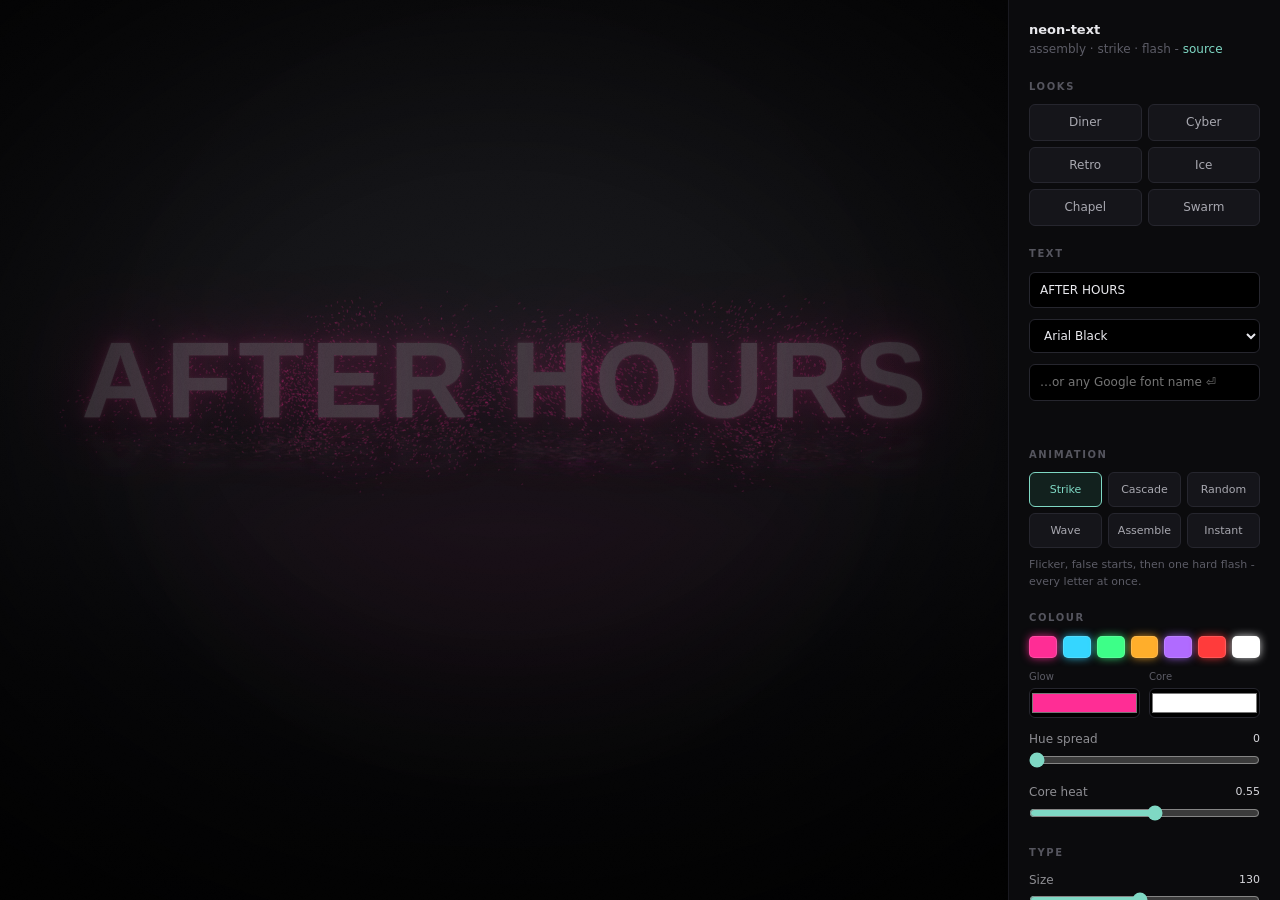
<file: index.html>
<!doctype html>
<meta charset="utf-8">
<title>neon-text - playground</title>
<meta name="viewport" content="width=device-width,initial-scale=1">
<meta name="description" content="A neon sign that assembles, strikes and burns, built from a particle field.">
<!-- inline so the page stays asset-free and the console stays silent; a missing
     favicon is a 404 in every visitor's devtools -->
<link rel="icon" href="data:image/svg+xml,%3Csvg xmlns='http://www.w3.org/2000/svg' viewBox='0 0 32 32'%3E%3Crect width='32' height='32' rx='7' fill='%23070708'/%3E%3Ctext x='16' y='23' font-family='Arial Black,sans-serif' font-size='20' text-anchor='middle' fill='%23ff2d95'%3EN%3C/text%3E%3C/svg%3E">
<link rel="stylesheet" href="src/neon.css">
<style>
  * { box-sizing:border-box; }
  body { margin:0; background:#040405; color:#8e8e93; display:flex; min-height:100vh;
         overflow:hidden; font:12px/1.55 ui-sans-serif,system-ui,-apple-system,"Segoe UI",sans-serif; }
  #hold { flex:1; height:100vh; display:flex; align-items:center; justify-content:center;
          background:#020203; overflow:hidden; }
  #stage { width:100%; height:100%; }
  body.framed #stage { box-shadow:0 24px 80px -20px #000, 0 0 0 1px #121216; border-radius:3px; }
  body.solo #panel { display:none; }

  #panel { width:272px; flex:none; height:100vh; overflow-y:auto; padding:20px 20px 28px;
           background:#0b0b0d; border-left:1px solid #191920;
           scrollbar-width:thin; scrollbar-color:#26262e #0b0b0d; }
  #panel::-webkit-scrollbar { width:8px } #panel::-webkit-scrollbar-thumb { background:#26262e; border-radius:4px }
  .ttl { color:#e8e8ec; font-size:13px; font-weight:600; }
  .sub { color:#5c5c66; margin-bottom:18px; }
  .sub a { color:#7fd8c4; text-decoration:none; }
  h2 { margin:20px 0 10px; font-size:10px; letter-spacing:.16em; text-transform:uppercase;
       color:#55555e; font-weight:600; }
  .row { margin-bottom:11px; }
  .row label { display:flex; justify-content:space-between; margin-bottom:4px; color:#8e8e93; }
  .row output { color:#d8d8dd; font-variant-numeric:tabular-nums; font-size:11px; }
  input[type=range] { width:100%; accent-color:#7fd8c4; height:14px; margin:0; }
  input[type=text], select { width:100%; padding:8px 10px; background:#000; color:#eaeaef;
      border:1px solid #26262e; border-radius:6px; font:inherit; }
  input[type=text]:focus, select:focus { outline:none; border-color:#7fd8c4; }
  input[type=color] { width:100%; height:30px; padding:0; background:#000; cursor:pointer;
      border:1px solid #26262e; border-radius:6px; }
  .cc { display:flex; gap:9px } .cc > div { flex:1 }
  .cc small { display:block; color:#5c5c66; margin-bottom:4px; }
  #swatches { display:grid; grid-template-columns:repeat(7,1fr); gap:6px; margin-bottom:11px; }
  #swatches i { height:22px; border-radius:5px; cursor:pointer; border:1px solid rgba(255,255,255,.14);
                box-shadow:0 0 10px -1px currentColor; transition:transform .12s; }
  #swatches i:hover { transform:translateY(-2px); }
  button { padding:8px 6px; background:#15151a; color:#a8a8b0; border:1px solid #26262e;
           border-radius:6px; cursor:pointer; font:inherit; width:100%; transition:.12s; }
  button:hover { background:#1e1e25; color:#d8d8dd; }
  #looks { display:grid; grid-template-columns:1fr 1fr; gap:6px; }
  /* 9 modes: a 3x3 grid, no orphan half-row */
  #modes { display:grid; grid-template-columns:1fr 1fr 1fr; gap:6px; }
  #modes button { text-transform:capitalize; padding:8px 2px; font-size:11px; }
  #modes button.on, #looks button.on { border-color:#7fd8c4; color:#7fd8c4; background:#12211e }
  .hint { color:#5c5c66; font-size:11px; margin-top:8px; min-height:28px; }
  .acts { display:grid; grid-template-columns:1fr 1fr; gap:6px; margin-top:16px; }
  #replay { grid-column:1/3; border-color:#7fd8c4; color:#7fd8c4; }
  #fstat { font-size:11px; min-height:15px; margin-top:6px; }

  /* The way back. Solo mode removes the panel - and the panel is where the
     "H = panel" hint lives, so hiding it also hides the only instructions for
     undoing it. Quiet enough not to intrude on the artwork, but never absent:
     an action must not remove its own escape route. */
  #restore { display:none; position:fixed; top:14px; right:14px; z-index:9;
             width:auto; padding:7px 11px; opacity:.3; transition:opacity .15s; }
  body.solo #restore { display:block; }
  #restore:hover, #restore:focus-visible { opacity:1; border-color:#7fd8c4; color:#7fd8c4; }

  #exportwrap { position:fixed; inset:0; background:rgba(2,2,3,.72); display:none;
                align-items:center; justify-content:center; z-index:10; }
  #exportwrap.open { display:flex; }
  /* 700px: the pinned CDN URLs are the longest lines and the whole point -
     they must be readable without horizontal scrolling */
  #exportdlg { width:min(700px, calc(100vw - 48px)); background:#0b0b0d; border:1px solid #26262e;
            border-radius:10px; padding:18px 18px 16px; box-shadow:0 30px 90px -20px #000; }
  #exportdlg h3 { margin:0 0 4px; font-size:13px; color:#e8e8ec; font-weight:600; }
  #exportdlg .sub { margin-bottom:12px; }
  #exportcode { width:100%; resize:vertical; background:#000; color:#d8d8dd;
                border:1px solid #26262e; border-radius:6px; padding:10px;
                font:10px/1.5 ui-monospace,Consolas,monospace; white-space:pre; }
  /* quiet focus: the mint primary belongs to Copy code alone */
  #exportcode:focus { outline:none; border-color:#3a3a44; }
  #exportdlg .acts { margin-top:10px; }
  /* the one button the modal exists for carries the primary treatment */
  #exportcopy { border-color:#7fd8c4; color:#7fd8c4; }
</style>

<div id="hold"><div id="stage"></div></div>
<div id="panel"></div>
<button id="restore" title="Show the controls (H)" aria-label="Show the controls">☰ Panel</button>

<script src="src/neon.js"></script>
<script>
/* The panel is a CONSUMER of the public API - it only ever calls
   sign.set() / .look() / .replay() / .pause(). Nothing here reaches into the
   engine, which is what proves the extraction is real. */

const SLIDERS = [
  ['Colour', 'hue',      'Hue spread',          0,   360, 5,   null ],
  ['Colour', 'coreHeat', 'Core heat',           0,   1,   .05, null ],
  ['Type',   'size',     'Size',                28,  240, 2,   null ],
  ['Type',   'track',    'Letter spacing',      0,   20,  1,   null ],
  ['Type',   'tube',     'Tube opacity',        0,   1,   .05, null ],
  ['Gas',    'dots',     'Dots',                800, 30000,200,null ],
  ['Gas',    'dotSize',  'Dot size',            .5,  3,   .1,  null ],
  ['Gas',    'gas',      'Gas turbulence',      0,   3,   .05, null ],
  ['Gas',    'hug',      'Hug letters',         0,   1,   .05, null ],
  ['Gas',    'settle',   'Settle (spring)',     .02, .3,  .01, null ],
  ['Gas',    'trail',    'Trail fade',          4,   60,  1,   null ],
  ['Room',   'room',     'Room presence',       0,   1,   .05, null ],
  ['Room',   'reflect',  'Reflection',          0,   1,   .05, null ],
  ['Room',   'push',     'Cursor push',         0,   2,   .05, null ],
  ['Timing', 'flash',    'Flash intensity',     0,   1.4, .05, null ],
  ['Timing', 'scatter',  'Start scatter',       0,   400, 10,  null ],
  ['Timing', 'pulses',   'Strike pulses',       0,   3,   1,   ['strike'] ],
  ['Timing', 'stagger',  'Arrival stagger',     0,   .9,  .05, ['strike'] ],
  ['Timing', 'gap',      'Letter gap (frames)', 2,   30,  1,   ['cascade','random','wave'] ],
];
const G_FONTS = ['Monoton','Bungee','Bungee Shade','Bungee Inline','Righteous','Audiowide','Orbitron',
  'Michroma','Syncopate','Tourney','Rubik Mono One','Bowlby One','Alfa Slab One','Anton',
  'Archivo Black','Bebas Neue','Black Ops One','Titan One','Ultra','Staatliches','Six Caps',
  'Faster One','Wallpoet','Iceberg','Codystar','Monofett','Nabla','Nosifer','Rampart One',
  'Silkscreen','Press Start 2P','Vast Shadow','Shrikhand','Fugaz One','Carter One','Lobster',
  'Lobster Two','Pacifico','Great Vibes','Kaushan Script','Sacramento','Satisfy','Yellowtail',
  'Playball','Poiret One','Permanent Marker','Rock Salt','Chewy','Cinzel'];
const PRESETS = ['#ff2d95','#35d6ff','#3dff88','#ffae2b','#b06bff','#ff3b3b','#ffffff'];
const CAPS = new Set(Neon.CAPS_FONTS);

/* ── hash hooks (headless capture) ────────────────────────────────────────────
   #t=TEXT · #mode=cascade · #font=Monoton · #c=ff2d95 · #k=ffffff
   #s=hug:1,dots:9000 · #f=N (run N frames, freeze, hide panel)
   Keys are delimiter-anchored: an unanchored /t=/ also matches the "t=" inside
   "font=Monoton", which silently renders the font name as the sign's text.
   NB changing ONLY the hash does not reload the document - bump a query param
   too, or you screenshot a stale frame and report a bug that isn't there.     */
const hashGet = k => location.hash.match(new RegExp('(?:^|[#&])' + k + '=([^&#]+)'));
const opts = {};
{
  const t = hashGet('t'), m = hashGet('mode'), c = hashGet('c'), k = hashGet('k'), s = hashGet('s');
  if (t) opts.text = decodeURIComponent(t[1]);
  if (m) opts.mode = m[1];
  if (c) opts.glow = '#' + c[1];
  if (k) opts.core = '#' + k[1];
  if (s) s[1].split(',').forEach(kv => { const [a,b] = kv.split(':');
    if (a in Neon.DEFAULTS) opts[a] = +b; });
}
const hashFont = hashGet('font'), hashFreeze = hashGet('f');

const sign = Neon.create('#stage', opts);

/* ── panel ─────────────────────────────────────────────────────────────────── */
const panel = document.getElementById('panel');
panel.insertAdjacentHTML('beforeend', `
  <div class="ttl">neon-text</div>
  <div class="sub">assembly · strike · flash -
    <a href="https://github.com/nirshribman/neon-text" id="repo" target="_blank" rel="noopener">source</a></div>
  <h2>Looks</h2><div id="looks"></div>
  <h2>Text</h2>
  <div class="row"><input type="text" id="txt" maxlength="48" placeholder="type anything…   |  =  new line"></div>
  <div class="row"><select id="fontsel">
    <optgroup label="System - works offline">${Neon.SYS_FONTS.map(f=>`<option>${f}</option>`).join('')}</optgroup>
    <optgroup label="Google - display &amp; script">${G_FONTS.map(f=>
      `<option value="${f}">${f}${CAPS.has(f)?' - caps only':''}</option>`).join('')}</optgroup>
  </select></div>
  <div class="row"><input type="text" id="gfont" placeholder="…or any Google font name ⏎"></div>
  <div id="fstat"></div>
  <h2>Animation</h2><div id="modes"></div><div class="hint" id="modehint"></div>
  <h2>Colour</h2>
  <div id="swatches">${PRESETS.map(c=>`<i data-c="${c}" style="background:${c};color:${c}"></i>`).join('')}</div>
  <div class="row cc">
    <div><small>Glow</small><input type="color" id="glow"></div>
    <div><small>Core</small><input type="color" id="corec"></div>
  </div>`);

/* the active look, or null once any manual change diverges from it - the grid
   must answer "which look am I in", and after an edit the honest answer is none */
let curLook = null;
Object.keys(Neon.LOOKS).forEach(name => {
  const b = document.createElement('button');
  b.textContent = name; b.id = 'look_' + name;
  b.onclick = () => { curLook = name; sign.look(name); syncPanel(); };
  document.getElementById('looks').appendChild(b);
});
Object.keys(Neon.MODES).forEach(name => {
  const b = document.createElement('button');
  b.textContent = name; b.id = 'mode_' + name;
  b.onclick = () => { curLook = null; sign.set({ mode:name }); syncPanel(); };
  document.getElementById('modes').appendChild(b);
});

let group = 'Colour';
for (const [g, key, label, min, max, step] of SLIDERS){
  if (g !== group){ group = g; panel.insertAdjacentHTML('beforeend', `<h2>${g}</h2>`); }
  panel.insertAdjacentHTML('beforeend',
    `<div class="row" id="row_${key}"><label>${label} <output id="o_${key}"></output></label>
     <input type="range" id="${key}" min="${min}" max="${max}" step="${step}"></div>`);
  document.getElementById(key).addEventListener('input', e => {
    curLook = null; sign.set({ [key]: +e.target.value }); readouts(); syncLooks();
  });
}
panel.insertAdjacentHTML('beforeend', `
  <h2>Frame</h2>
  <div class="row"><select id="frame">
    <option value="fill">Fill window</option><option value="16:9">16 : 9 - hero</option>
    <option value="21:9">21 : 9 - banner</option><option value="1:1">1 : 1 - square</option>
    <option value="4:5">4 : 5 - social</option>
  </select></div>
  <div class="acts"><button id="replay">▶ Replay</button>
  <button id="share">Copy link</button><button id="export">Export code</button></div>
  <div class="acts" style="margin-top:6px"><button id="solo">Hide panel</button><button id="reset">Reset</button></div>
  <div class="hint" style="margin-top:12px">Space replay · H panel · move the cursor over the sign</div>`);

document.body.insertAdjacentHTML('beforeend', `
  <div id="exportwrap"><div id="exportdlg" role="dialog" aria-modal="true" aria-labelledby="exporttitle">
    <h3 id="exporttitle">Use this sign on your page</h3>
    <div class="sub">Two files and one call, pinned to this version - everything you've dialled
      in is in the options. The sign is a dark object: give it a dark region of the page
      (its top and bottom edges feather into whatever is behind them).
      Google fonts load automatically.</div>
    <textarea id="exportcode" readonly spellcheck="false"></textarea>
    <div class="acts"><button id="exportcopy">Copy code</button><button id="exportclose">Close</button></div>
  </div></div>`);

/* ── wiring ────────────────────────────────────────────────────────────────── */
const $ = id => document.getElementById(id);
function syncLooks(){
  document.querySelectorAll('#looks button').forEach(b =>
    b.classList.toggle('on', b.id === 'look_' + curLook));
}
$('txt').addEventListener('input', e => sign.set({ text: e.target.value }));
$('fontsel').addEventListener('change', e => { curLook = null; setFont(e.target.value); });
$('gfont').addEventListener('change', e => { if (e.target.value.trim()){ curLook = null; setFont(e.target.value.trim()); } });
$('glow').addEventListener('input', e => { curLook = null; sign.set({ glow: e.target.value }); syncLooks(); });
$('corec').addEventListener('input', e => { curLook = null; sign.set({ core: e.target.value }); syncLooks(); });
document.querySelectorAll('#swatches i').forEach(s =>
  s.onclick = () => { curLook = null; sign.set({ glow: s.dataset.c }); $('glow').value = s.dataset.c; syncLooks(); });
$('replay').onclick = () => sign.replay();
$('reset').onclick = () => { curLook = null; sign.set(Neon.DEFAULTS); syncPanel(); sign.replay(); };
$('solo').onclick = toggleSolo;
$('restore').onclick = toggleSolo;
$('frame').addEventListener('change', e => setFrame(e.target.value));
/* copy feedback must be HONEST: clipboard.writeText rejects on insecure
   contexts and denied permission, and a false "✓ copied" on a copy-paste
   feature sends the user off to paste code they do not have */
async function copyFeedback(btn, text, idle){
  try { await navigator.clipboard.writeText(text); btn.textContent = '✓ copied'; }
  catch (err){ btn.textContent = '✗ press Ctrl+C'; }
  setTimeout(() => btn.textContent = idle, 1400);
}
$('share').onclick = () => {
  const d = Neon.DEFAULTS, o = sign.o;
  const diff = Object.keys(d).filter(k =>
    typeof d[k] === 'number' && o[k] !== d[k]).map(k => k + ':' + o[k]).join(',');
  location.hash = `#t=${encodeURIComponent(o.text)}&mode=${o.mode}` +
    `&font=${encodeURIComponent(o.font)}&c=${o.glow.slice(1)}&k=${o.core.slice(1)}` +
    (diff ? `&s=${diff}` : '');
  copyFeedback($('share'), location.href, 'Copy link');
};
/* ── export: a copy-paste snippet for an external page ─────────────────────────
   Only the diff from DEFAULTS is emitted - the point of the snippet is to be
   READ on the other side, and 25 lines of defaults bury the 4 that matter.
   URLs are PINNED to this engine's version via the jsDelivr tag CDN: an embed
   pointing at mutable files breaks the day the library ships a breaking change,
   and the version comment makes pasted code diagnosable years later. */
const EXPORT_BASE = `https://cdn.jsdelivr.net/gh/nirshribman/neon-text@v${Neon.version}`;
function exportSnippet(){
  const d = Neon.DEFAULTS, o = sign.o, opts = [`    text: ${JSON.stringify(o.text)}`];
  for (const k of Object.keys(d)){
    if (k === 'text' || o[k] === d[k]) continue;
    opts.push(`    ${k}: ${typeof o[k] === 'string' ? JSON.stringify(o[k]) : o[k]}`);
  }
  /* script tags written whole - OPENING ones included - derail THIS page's HTML
     parser mid-string (verified: the document splits into 3 scripts and the
     snippet source renders as page text). Concat keeps the parser out. */
  const ST = '<scr' + 'ipt', SC = '</scr' + 'ipt>';
  /* the mask feathers BOTH edges so the dark room dissolves into the host page
     instead of ending in a razor-straight seam - asymmetric (short ramp on top,
     long fade below) because host content usually sits closer above the sign
     than below it. Emitted as a style block, not an inline attribute: a
     ~205-character div line cannot be read in the snippet's own window, and
     the snippet's point is to be READ. */
  const FADE = 'linear-gradient(transparent, #000 12%, #000 72%, transparent)';
  return `<!-- neon-text v${Neon.version} - github.com/nirshribman/neon-text -->
<link rel="stylesheet" href="${EXPORT_BASE}/src/neon.css">
${ST} src="${EXPORT_BASE}/src/neon.js">${SC}

<style>
  /* top and bottom feather into the host page - asymmetric on purpose:
     host content usually sits closer above the sign than below it */
  #neon-sign{
    width:100%; height:420px;
    mask-image:${FADE};
    -webkit-mask-image:${FADE};
  }
</style>
<div id="neon-sign"></div>
${ST}>
  Neon.create('#neon-sign', {
${opts.join(',\n')}
  });
${SC}`;
}
function openExport(){
  const ta = $('exportcode');
  ta.value = exportSnippet();
  $('exportwrap').classList.add('open');
  /* the Tab trap is keyboard-only; inert makes the background dead to a screen
     reader's virtual cursor too */
  $('panel').inert = true; $('hold').inert = true;
  ta.style.height = 'auto';                        // size to the snippet, not to a guess
  ta.style.height = Math.min(340, ta.scrollHeight + 4) + 'px';
  ta.focus(); ta.select();
}
function closeExport(){
  if (!$('exportwrap').classList.contains('open')) return;
  $('exportwrap').classList.remove('open');
  $('panel').inert = false; $('hold').inert = false;
  $('export').focus();                             // focus returns where it came from
}
$('export').onclick = openExport;
$('exportclose').onclick = closeExport;
$('exportwrap').onclick = e => { if (e.target.id === 'exportwrap') closeExport(); };
$('exportcopy').onclick = () => copyFeedback($('exportcopy'), $('exportcode').value, 'Copy code');

addEventListener('keydown', e => {
  /* Escape first: the modal focuses the textarea on open, so an early return
     for form fields would kill the one key everybody tries */
  if (e.key === 'Escape'){ closeExport(); return; }
  if ($('exportwrap').classList.contains('open') && e.key === 'Tab'){
    /* trap: Tab cycles the dialog, never the obscured panel behind the scrim */
    const ring = [$('exportcode'), $('exportcopy'), $('exportclose')];
    const i = ring.indexOf(document.activeElement);
    e.preventDefault();
    ring[(i + (e.shiftKey ? -1 : 1) + ring.length) % ring.length].focus();
    return;
  }
  /* swallow only what the focused control actually uses: a blanket return for
     BUTTON/range killed the H shortcut after any click until focus moved */
  if (e.target.tagName === 'INPUT' && e.target.type !== 'range') return;
  /* range sliders pass letters through (H keeps working) but keep Space: a
     user nudging a slider should not trigger a full restart */
  if (e.target.type === 'range' && e.code === 'Space') return;
  if (e.target.tagName === 'SELECT') return;
  if (e.target.tagName === 'BUTTON' && (e.code === 'Space' || e.key === 'Enter')) return;
  if (e.target.id === 'exportcode') return;        // typing/selecting in the snippet
  if (e.code === 'Space'){ e.preventDefault(); sign.replay(); }
  if (e.key.toLowerCase() === 'h') toggleSolo();
});

async function setFont(name){
  const stat = $('fstat');
  stat.style.color = '#5c5c66'; stat.textContent = 'loading ' + name + '…';
  const r = await Neon.loadFont(name);
  if (!r.ok){ stat.style.color = '#c86a6a';
    stat.textContent = `✗ no Google font "${name}" (or offline)`; return; }
  sign.set({ font: name });
  if (r.caps){ stat.style.color = '#d8a05a';
    stat.textContent = `✓ ${name} - caps-only face, lowercase renders as capitals`; }
  else { stat.style.color = '#7fd8c4'; stat.textContent = '✓ ' + name; }
  $('fontsel').value = name;
}

let FRAME = 'fill';
function setFrame(name){
  FRAME = name;
  const hold = $('hold'), stage = $('stage');
  document.body.classList.toggle('framed', name !== 'fill');
  if (name === 'fill'){ stage.style.width = stage.style.height = '100%'; }
  else {
    const [aw, ah] = name.split(':').map(Number), pad = 34,
          s = Math.min((hold.clientWidth - pad*2) / aw, (hold.clientHeight - pad*2) / ah);
    stage.style.width = Math.round(aw * s) + 'px';
    stage.style.height = Math.round(ah * s) + 'px';
  }
  sign.resize();
}
function toggleSolo(){
  /* the control just used is about to be hidden, so hand focus to its
     counterpart rather than stranding it on a display:none element. Read the
     state BEFORE the toggle - the browser blurs an element the moment it
     becomes display:none, and activeElement is already body by then. */
  const goingSolo = !document.body.classList.contains('solo'),
        fromPanel = panel.contains(document.activeElement),
        fromRestore = document.activeElement === $('restore');
  document.body.classList.toggle('solo');
  if (goingSolo && fromPanel) $('restore').focus();
  else if (!goingSolo && fromRestore) $('solo').focus();
  setTimeout(() => setFrame(FRAME), 30);          // panel width changed → re-fit
}
addEventListener('resize', () => { clearTimeout(window._rt); window._rt = setTimeout(() => setFrame(FRAME), 140); });

function readouts(){
  for (const [, key] of SLIDERS){
    const o = $('o_' + key); if (!o) continue;
    o.textContent = sign.o[key];
    if (key === 'dots'){                          // surface the perf ceiling
      const heavy = sign.o.dots > Neon.DOTS_SMOOTH;
      o.style.color = heavy ? '#d8a05a' : '#d8d8dd';
      o.textContent = sign.o.dots + (heavy ? ' ⚠' : '');
      o.title = heavy ? `above ~${Neon.DOTS_SMOOTH} dots this drops below 60fps` : '';
    }
  }
}
function syncPanel(){
  const o = sign.o;
  for (const [, key, , , , , modes] of SLIDERS){
    const el = $(key); if (!el) continue;
    el.value = o[key];
    const off = modes && !modes.includes(o.mode);
    el.disabled = off; $('row_' + key).style.opacity = off ? .5 : 1;
  }
  $('txt').value = o.text; $('glow').value = o.glow; $('corec').value = o.core;
  $('fontsel').value = o.font;
  document.querySelectorAll('#modes button').forEach(b =>
    b.classList.toggle('on', b.id === 'mode_' + o.mode));
  syncLooks();
  $('modehint').textContent = Neon.MODES[o.mode];
  readouts();
}

/* ── boot ──────────────────────────────────────────────────────────────────── */
(async function(){
  if (hashFont) await setFont(decodeURIComponent(hashFont[1]));
  syncPanel();
  if (hashFreeze && /^\d+$/.test(hashFreeze[1])){
    /* Hiding the panel RESIZES the stage, and the engine's ResizeObserver
       fires asynchronously - after the frame loop below. It would rebuild the
       sign and wipe the frozen frame. So: hide first, let layout and the
       observer settle, and only then drive the frames. */
    $('panel').style.display = 'none';
    await new Promise(r => requestAnimationFrame(() => requestAnimationFrame(r)));
    sign.resize();
    sign.pause(); sign.replay();
    const n = +hashFreeze[1];
    for (let i = 0; i < n; i++) sign.step();     // exact frame, reproducible
  }
})();
</script>
</file>
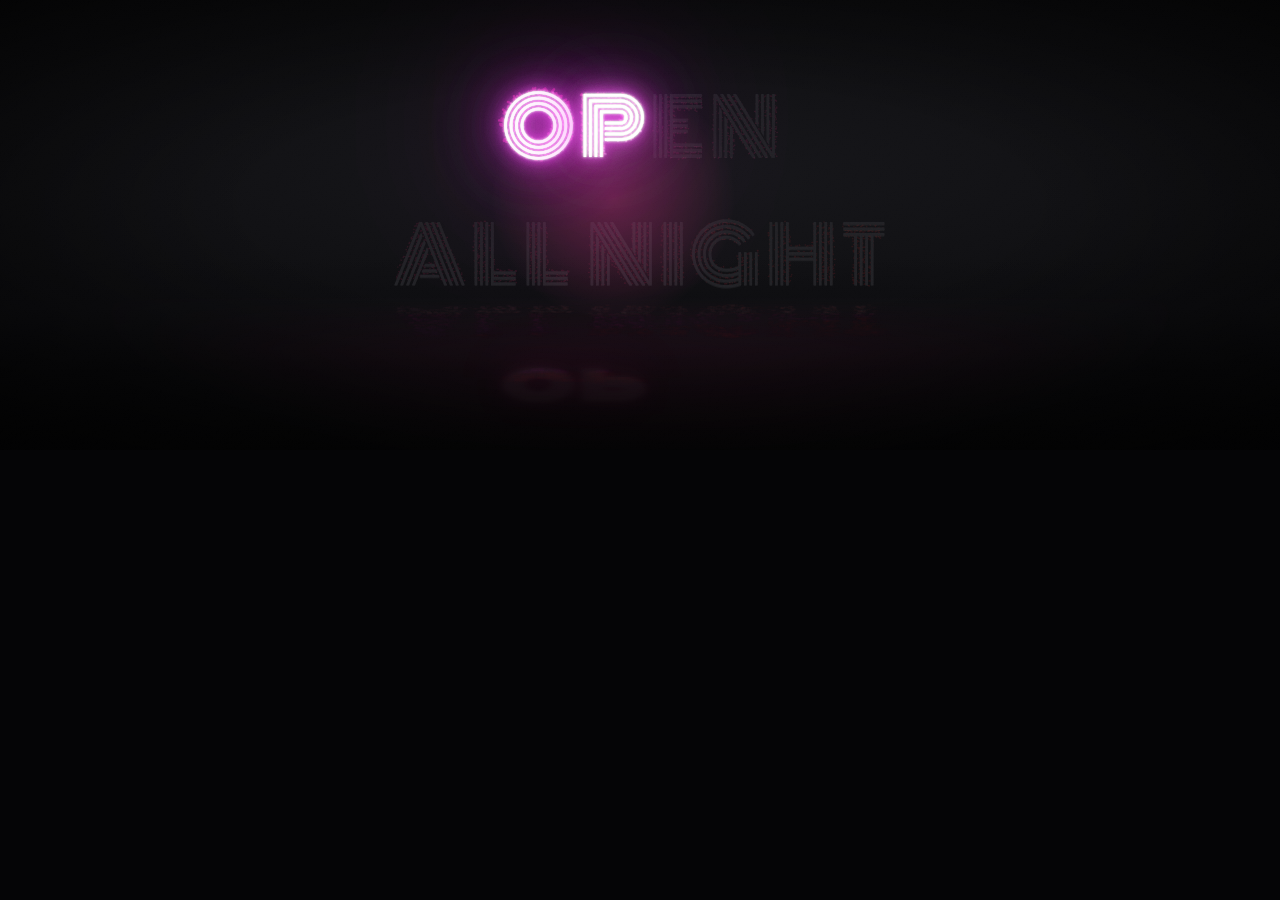
<file: examples/cascade.html>
<!doctype html>
<meta charset="utf-8">
<title>neon-text - cascade</title>
<link rel="stylesheet" href="../src/neon.css">
<style>
  body { margin:0; background:#050506; display:grid; grid-template-rows:1fr 1fr; height:100vh; }
  .stage { width:100%; height:100%; }
</style>

<div class="stage" id="a"></div>
<div class="stage" id="b"></div>

<script src="../src/neon.js"></script>
<script>
  // Two independent signs on one page. All custom properties are set on the
  // scene element rather than :root, so instances never fight over colour.
  (async function () {
    await Neon.loadFont('Monoton');          // await, or the dots sample a fallback face
    const top = Neon.create('#a', {
      text: 'OPEN|ALL NIGHT', font: 'Monoton', mode: 'cascade',
      glow: '#ff2d95', hue: 30, gap: 8
    });

    await Neon.loadFont('Anton');
    const bottom = Neon.create('#b', { text: 'ASSEMBLE', font: 'Anton' });
    bottom.look('Swarm');                    // particles build the letterform, then ignite

    // replay both every few seconds so the sequences stay watchable
    setInterval(function () { top.replay(); bottom.replay(); }, 6000);
  })();
</script>
</file>
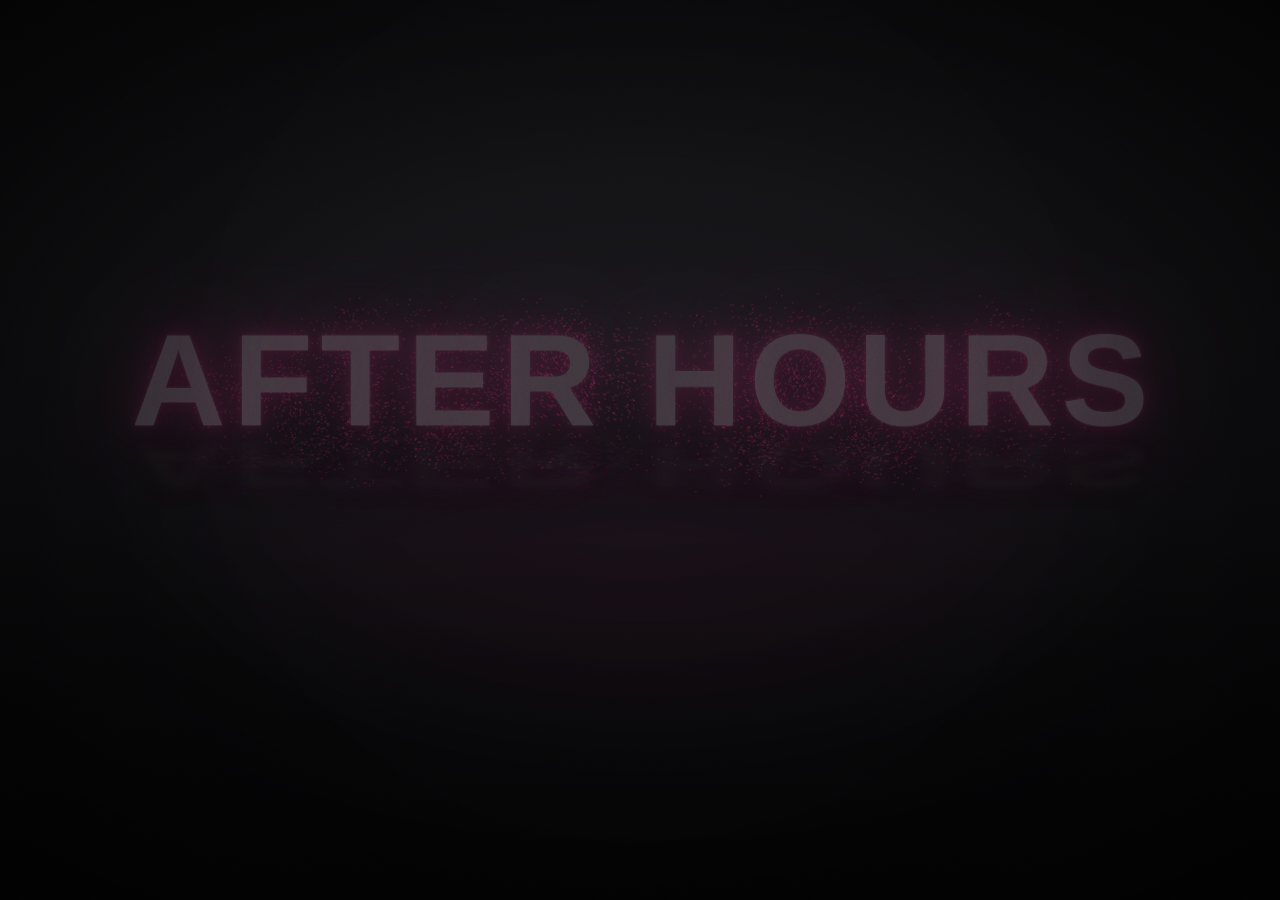
<file: examples/minimal.html>
<!doctype html>
<meta charset="utf-8">
<title>neon-text - minimal</title>
<link rel="stylesheet" href="../src/neon.css">
<style>
  body { margin:0; background:#050506; }
  #stage { width:100vw; height:100vh; }
</style>

<div id="stage"></div>

<script src="../src/neon.js"></script>
<script>
  // That's the whole integration. A container with a size, and one call.
  Neon.create('#stage', { text: 'AFTER HOURS' });
</script>
</file>
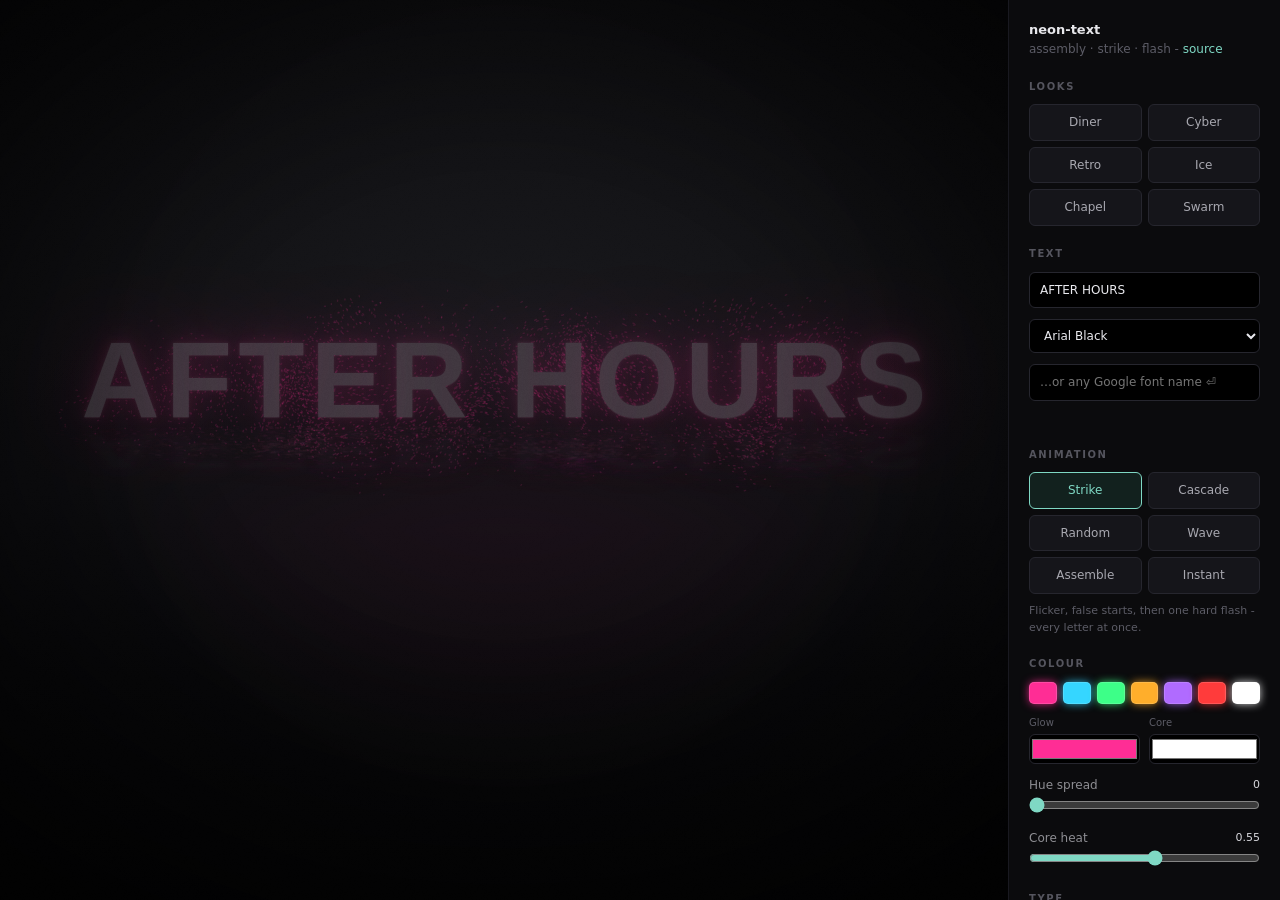
<file: versions/v1.0.0.html>
<!doctype html>
<meta charset="utf-8">
<title>neon-text v1.0.0</title>
<!-- frozen build v1.0.0 - do not edit -->
<meta name="viewport" content="width=device-width,initial-scale=1">
<meta name="description" content="A neon sign that assembles, strikes and burns, built from a particle field.">
<!-- inline so the page stays asset-free and the console stays silent; a missing
     favicon is a 404 in every visitor's devtools -->
<link rel="icon" href="data:image/svg+xml,%3Csvg xmlns='http://www.w3.org/2000/svg' viewBox='0 0 32 32'%3E%3Crect width='32' height='32' rx='7' fill='%23070708'/%3E%3Ctext x='16' y='23' font-family='Arial Black,sans-serif' font-size='20' text-anchor='middle' fill='%23ff2d95'%3EN%3C/text%3E%3C/svg%3E">
<style>
/* neon-text v1.0.0 - scene styles
   Everything is scoped to .neon-scene and driven by custom properties set on
   that element (never on :root), so several signs can share a page. */

.neon-scene {
  position: relative;
  overflow: hidden;
  background: #070708;
  --nc: #ff2d95;      /* current glow colour            */
  --br: 55%;          /* bloom radius                   */
  --bx: 50%;          /* bloom centre, % across scene   */
  --pool: 0;          /* floor light intensity          */
  --room: 1;          /* wall/floor/vignette presence   */
  --wall: #17171b;    /* wall tint                      */
  --floor: 74%;       /* ground line, % down the scene  */
  --ref: .2;          /* reflection opacity             */
}
.neon-scene > * { position: absolute; }

/* back wall - neon needs a plane to fall on, not a void */
.neon-wall {
  inset: 0; z-index: 0;
  background:
    radial-gradient(120% 80% at 50% 38%, var(--wall) 0%, #0b0b0d 58%, #070708 100%),
    linear-gradient(#0a0a0c, #050506);
}
/* ground. No hard seam: it has to arrive as a gradient, or it reads as a
   rectangle pasted over the wall. */
.neon-floor {
  left: 0; right: 0; top: calc(var(--floor) - 9%); bottom: 0; z-index: 1;
  opacity: var(--room);
  background: linear-gradient(rgba(20,20,24,0) 0%, #0d0d10 26%, #08080a 60%, #050506 100%);
}
.neon-canvas { display: block; inset: 0; z-index: 2; }

/* the pool of light thrown onto the floor. Its top edge MUST be masked - a
   radial gradient clipped by a box edge draws a hard rule across the scene. */
.neon-pool {
  left: 0; right: 0; top: var(--floor); height: 52%; z-index: 3;
  pointer-events: none; mix-blend-mode: screen;
  opacity: calc(var(--pool) * var(--room));
  background: radial-gradient(58% 100% at var(--bx) 0%, var(--nc) 0%, transparent 72%);
  -webkit-mask-image: linear-gradient(to bottom, transparent 0%, #000 22%, #000 60%, transparent 100%);
          mask-image: linear-gradient(to bottom, transparent 0%, #000 22%, #000 60%, transparent 100%);
}

/* the tube: real DOM text, one span per character, three stacked layers */
.neon-off, .neon-lit { inset: 0; z-index: 4; pointer-events: none; }
.neon-off span, .neon-lit span, .neon-ref span { position: absolute; white-space: pre; }
.neon-off span { color: #212125; text-shadow: 0 1px 0 rgba(255,255,255,.05); }
/* both start dark and are lit per frame by the engine. The reflection needs the
   same default as the lit layer - without it, any frame the engine doesn't
   reach renders the reflection at FULL strength over an unlit sign. */
.neon-lit span, .neon-ref span { opacity: 0; }

/* reflection: foreshortened about the ground line, blurred, masked to a fade */
.neon-refwrap {
  inset: 0; z-index: 3; pointer-events: none; opacity: var(--room);
  -webkit-mask-image: linear-gradient(to bottom, transparent var(--floor), #000 calc(var(--floor) + 2%), transparent 100%);
          mask-image: linear-gradient(to bottom, transparent var(--floor), #000 calc(var(--floor) + 2%), transparent 100%);
}
.neon-ref { inset: 0; filter: blur(3.5px); opacity: var(--ref); }

.neon-vig {
  inset: 0; z-index: 6; pointer-events: none; opacity: var(--room);
  background: radial-gradient(75% 65% at 50% 45%, transparent 40%, rgba(0,0,0,.72) 100%);
}
.neon-grain {
  inset: 0; z-index: 7; pointer-events: none;
  opacity: calc(.045 * var(--room)); mix-blend-mode: overlay;
}
/* the sign lighting its surroundings. Scene-scoped by default - a library has
   no business flashing the host page. */
.neon-bloom {
  inset: 0; z-index: 8; pointer-events: none; opacity: 0; mix-blend-mode: screen;
  background: radial-gradient(circle at var(--bx) 44%, var(--nc) 0%, transparent var(--br));
}

</style>
<style>
  * { box-sizing:border-box; }
  body { margin:0; background:#040405; color:#8e8e93; display:flex; min-height:100vh;
         overflow:hidden; font:12px/1.55 ui-sans-serif,system-ui,-apple-system,"Segoe UI",sans-serif; }
  #hold { flex:1; height:100vh; display:flex; align-items:center; justify-content:center;
          background:#020203; overflow:hidden; }
  #stage { width:100%; height:100%; }
  body.framed #stage { box-shadow:0 24px 80px -20px #000, 0 0 0 1px #121216; border-radius:3px; }
  body.solo #panel { display:none; }

  #panel { width:272px; flex:none; height:100vh; overflow-y:auto; padding:20px 20px 28px;
           background:#0b0b0d; border-left:1px solid #191920;
           scrollbar-width:thin; scrollbar-color:#26262e #0b0b0d; }
  #panel::-webkit-scrollbar { width:8px } #panel::-webkit-scrollbar-thumb { background:#26262e; border-radius:4px }
  .ttl { color:#e8e8ec; font-size:13px; font-weight:600; }
  .sub { color:#5c5c66; margin-bottom:18px; }
  .sub a { color:#7fd8c4; text-decoration:none; }
  h2 { margin:20px 0 10px; font-size:10px; letter-spacing:.16em; text-transform:uppercase;
       color:#55555e; font-weight:600; }
  .row { margin-bottom:11px; }
  .row label { display:flex; justify-content:space-between; margin-bottom:4px; color:#8e8e93; }
  .row output { color:#d8d8dd; font-variant-numeric:tabular-nums; font-size:11px; }
  input[type=range] { width:100%; accent-color:#7fd8c4; height:14px; margin:0; }
  input[type=text], select { width:100%; padding:8px 10px; background:#000; color:#eaeaef;
      border:1px solid #26262e; border-radius:6px; font:inherit; }
  input[type=text]:focus, select:focus { outline:none; border-color:#7fd8c4; }
  input[type=color] { width:100%; height:30px; padding:0; background:#000; cursor:pointer;
      border:1px solid #26262e; border-radius:6px; }
  .cc { display:flex; gap:9px } .cc > div { flex:1 }
  .cc small { display:block; color:#5c5c66; margin-bottom:4px; }
  #swatches { display:grid; grid-template-columns:repeat(7,1fr); gap:6px; margin-bottom:11px; }
  #swatches i { height:22px; border-radius:5px; cursor:pointer; border:1px solid rgba(255,255,255,.14);
                box-shadow:0 0 10px -1px currentColor; transition:transform .12s; }
  #swatches i:hover { transform:translateY(-2px); }
  button { padding:8px 6px; background:#15151a; color:#a8a8b0; border:1px solid #26262e;
           border-radius:6px; cursor:pointer; font:inherit; width:100%; transition:.12s; }
  button:hover { background:#1e1e25; color:#d8d8dd; }
  #modes, #looks { display:grid; grid-template-columns:1fr 1fr; gap:6px; }
  #modes button { text-transform:capitalize } #modes button.on { border-color:#7fd8c4; color:#7fd8c4; background:#12211e }
  .hint { color:#5c5c66; font-size:11px; margin-top:8px; min-height:28px; }
  .acts { display:grid; grid-template-columns:1fr 1fr; gap:6px; margin-top:16px; }
  #replay { grid-column:1/3; border-color:#7fd8c4; color:#7fd8c4; }
  #fstat { font-size:11px; min-height:15px; margin-top:6px; }
</style>

<div id="hold"><div id="stage"></div></div>
<div id="panel"></div>

<script>
/*! neon-text v1.0.0 - MIT
 *
 *  A neon sign that assembles, strikes and burns, built from a particle field.
 *
 *  Hybrid by design: real DOM text carries the tube (crisp, selectable,
 *  accessible), a canvas of particles behind it carries the gas, the assembly
 *  and the flash. Neither layer alone does the job - dots cannot render a
 *  continuous saturated tube, and canvas letters are not text.
 *
 *  Classic script on purpose, NOT an ES module: `import` is blocked from
 *  file:// by CORS, and being openable straight from disk is half the point.
 *
 *    <link rel="stylesheet" href="src/neon.css">
 *    <script src="src/neon.js"><\/script>
 *    <script>Neon.create('#stage', { text: 'OPEN|ALL NIGHT' })<\/script>
 */
(function (global) {
'use strict';

var VERSION = '1.0.0';

/* ── timing, in FRAMES not ms, so a given frame is exactly reproducible ───── */
var T_OFF = 45, T_STRIKE = 115, T_FLASH = 119, FLASH_LEN = 4, DECAY_LEN = 40;
var T_ASM = 96, T_IGNITE = 104;
var SQUASH = .5;                       // floor foreshortening for the reflection

/* Dots draw additively, so total light scales with count - without this the
   dot count is secretly an exposure control. Normalising decouples them: dots
   become texture, flash becomes brightness. The exponent is MEASURED (mean
   canvas luminance sampled at 2k/4.6k/12k/24k), not reasoned: it lands near
   0.42, because overlapping additive dots clip toward white. */
var DENS_REF = 4600, DENS_EXP = .42;

/* Perf, measured over real rAF frames (a synchronous draw loop omits paint and
   misreports this by ~2x). Display capped at 11.2ms: 4.6k->11.1, 10k->11.1
   (still vsync-locked), 16k->16.5, 20k->20.1. Full rate to ~10k, 60fps to ~16k.
   Past ~16k, per-dot fillRect is the wrong primitive - use ImageData. */
var DOTS_SMOOTH = 10000;
var HEAVY_AT = 6000;                   // above this, cheap noise + half reflections

var RM = global.matchMedia && global.matchMedia('(prefers-reduced-motion: reduce)').matches;

var MODES = {
  strike:   'Flicker, false starts, then one hard flash - every letter at once.',
  cascade:  'Letters fire one by one, left to right, each with its own flash.',
  random:   'Same, in scrambled order - a sign wiring itself up.',
  wave:     'All lit, with a pulse of light travelling along the tube.',
  assemble: 'Particles fly in and build the letterform, then it ignites.',
  instant:  'Straight on. No theatre.'
};

var DEFAULTS = {
  text: 'AFTER HOURS',   // "|" starts a new line
  mode: 'strike',
  font: 'Arial Black',
  glow: '#ff2d95',
  core: '#ffffff',
  wall: '#17171b',
  hue: 0,                // hue spread across letters, degrees
  coreHeat: .55,
  size: 130,
  track: 6,              // letter spacing, as 1/100 em
  tube: 1,               // 1 = neon tube · 0 = letterform of pure particles
  dots: 4600,
  dotSize: 1,
  gas: 1,
  hug: .72,              // 0 = room-filling haze · 1 = gas clings to the letters
  settle: .12,
  trail: 22,
  room: 1,
  reflect: .75,
  push: .9,              // cursor stir
  flash: 1,
  scatter: 210,
  pulses: 3,
  stagger: .55,
  gap: 9                 // frames between letters in per-letter modes
};

/* complete looks - font, palette, mode, room and physics together */
var LOOKS = {
  Diner:  { font:'Monoton', glow:'#ff2d95', core:'#fff3f8', mode:'strike', wall:'#17171b',
            hue:0, track:8, gas:1, hug:.72, trail:22, flash:1, reflect:.8 },
  Cyber:  { font:'Audiowide', glow:'#35d6ff', core:'#eafcff', mode:'cascade', wall:'#0d1620',
            hue:40, track:10, gas:1.2, hug:.85, trail:30, flash:1.1, reflect:.9, gap:7 },
  Retro:  { font:'Bungee', glow:'#ffae2b', core:'#fff6e2', mode:'random', wall:'#1c1712',
            hue:20, track:6, gas:.8, hug:.6, trail:16, flash:.9, reflect:.6, gap:11 },
  Ice:    { font:'Six Caps', glow:'#9fd8ff', core:'#ffffff', mode:'wave', wall:'#0f1418',
            hue:25, track:14, gas:1.4, hug:.5, trail:34, flash:.7, reflect:.85 },
  Chapel: { font:'Great Vibes', glow:'#ff7bd5', core:'#fff0fb', mode:'cascade', wall:'#15111a',
            hue:0, track:2, gas:.7, hug:.9, trail:26, flash:.85, reflect:.7, gap:6 },
  Swarm:  { font:'Anton', glow:'#12b6ff', core:'#eafcff', mode:'assemble', wall:'#0c1014',
            hue:15, track:5, gas:1.1, hug:.2, trail:30, flash:1.15, reflect:.7,
            tube:.38, dots:8500, dotSize:1.4, scatter:340, settle:.16 }
};

var SYS_FONTS = ['Arial Black','Impact','Georgia','Trebuchet MS','Courier New','Palatino Linotype'];

/* Uppercase-only faces: lowercase codepoints map to capital glyphs, so typing
   "photography" renders "PHOTOGRAPHY". Nothing here transforms text - it is the
   font's design and cannot be undone. All we can do is report it. */
var CAPS_FONTS = ['Bebas Neue','Staatliches','Bungee','Six Caps','Bungee Shade','Bungee Inline'];

/* ── small maths ──────────────────────────────────────────────────────────── */
function hash1(i){ var x = Math.sin(i * 127.1) * 43758.5453; return x - Math.floor(x); }
function vnoise(x, y){
  var xi = Math.floor(x), yi = Math.floor(y), xf = x - xi, yf = y - yi,
      u = xf*xf*(3-2*xf), v = yf*yf*(3-2*yf),
      h = function(a,b){ var s = Math.sin(a*127.1 + b*311.7) * 43758.5453; return s - Math.floor(s); },
      a = h(xi,yi), b = h(xi+1,yi), c = h(xi,yi+1), d = h(xi+1,yi+1),
      t1 = a + (b-a)*u, t2 = c + (d-c)*u;
  return t1 + (t2-t1)*v;
}
function hex2rgb(h){ return [1,3,5].map(function(i){ return parseInt(h.substr(i,2),16); }); }
function mix(a, b, t){
  var A = hex2rgb(a), B = hex2rgb(b);
  return '#' + A.map(function(v,i){
    return Math.round(v + (B[i]-v)*t).toString(16).padStart(2,'0'); }).join('');
}
function shiftHue(hex, deg){
  if (!deg) return hex;
  var c = hex2rgb(hex).map(function(v){ return v/255; }),
      r = c[0], g = c[1], b = c[2],
      mx = Math.max(r,g,b), mn = Math.min(r,g,b), l = (mx+mn)/2, d = mx-mn, hh = 0, s = 0;
  if (d){
    s = l > .5 ? d/(2-mx-mn) : d/(mx+mn);
    hh = mx === r ? ((g-b)/d + (g<b?6:0)) : mx === g ? (b-r)/d + 2 : (r-g)/d + 4;
    hh /= 6;
  }
  hh = (hh + deg/360) % 1;
  var q = l < .5 ? l*(1+s) : l+s-l*s, p = 2*l-q,
      f = function(t){ t = (t+1)%1;
        return t < 1/6 ? p+(q-p)*6*t : t < .5 ? q : t < 2/3 ? p+(q-p)*(2/3-t)*6 : p; };
  return '#' + [f(hh+1/3), f(hh), f(hh-1/3)].map(function(v){
    return Math.round(v*255).toString(16).padStart(2,'0'); }).join('');
}

/* film grain, generated once and shared - keeps the page asset-free */
var GRAIN = (function(){
  var g = document.createElement('canvas'); g.width = g.height = 72;
  var gx = g.getContext('2d'), im = gx.createImageData(72,72);
  for (var i = 0; i < im.data.length; i += 4){
    var v = 120 + Math.random() * 135;
    im.data[i] = im.data[i+1] = im.data[i+2] = v; im.data[i+3] = 255;
  }
  gx.putImageData(im,0,0);
  return g.toDataURL();
})();

/* ── fonts ────────────────────────────────────────────────────────────────── */
/* Render 'a' and 'A' and compare rasters. Covers any family, not just a list. */
function capsOnly(fam, weight){
  try {
    var c = document.createElement('canvas'); c.width = c.height = 110;
    var x = c.getContext('2d');
    x.font = weight + ' 72px "' + fam + '"'; x.textBaseline = 'alphabetic';
    var draw = function(ch){ x.clearRect(0,0,110,110); x.fillStyle = '#fff';
      x.fillText(ch, 8, 88); return c.toDataURL(); };
    return draw('a') === draw('A');
  } catch (e){ return false; }
}

/* Load a Google font by name. Requests the family with NO weight axis, via
   <link> rather than fetch: ":wght@700" 404s on every single-weight display
   face, and that 404 carries no CORS header - two red console errors per load.
   Most signage faces are 400-only anyway. */
function loadFont(name){
  if (SYS_FONTS.indexOf(name) >= 0)
    return Promise.resolve({ ok:true, weight:700, caps:capsOnly(name,700) });
  var enc = String(name).trim().replace(/\s+/g, '+'), id = 'neon-gf-' + enc;
  var ready = document.getElementById(id) ? Promise.resolve() : new Promise(function(res){
    var l = document.createElement('link');
    l.rel = 'stylesheet'; l.id = id;
    l.href = 'https://fonts.googleapis.com/css2?family=' + enc + '&display=block';
    l.onload = l.onerror = res;
    document.head.appendChild(l);
  });
  return ready
    /* Gate on the REAL face. If the glyphs are sampled while the webfont is
       still in flight, the canvas rasterises a fallback while the DOM later
       swaps to the real one - and the dots sit on letters that no longer
       exist. This await is not optional. */
    .then(function(){ return document.fonts.load('400 110px "' + name + '"'); })
    .catch(function(){})
    .then(function(){
      var ok = document.fonts.check('400 110px "' + name + '"');
      if (!ok){ var el = document.getElementById(id); if (el) el.remove(); }
      return { ok: ok, weight: 400, caps: ok && capsOnly(name, 400) };
    });
}

/* ── the sign ─────────────────────────────────────────────────────────────── */
function Sign(el, opts){
  this.el = el;
  this.o = {};
  for (var k in DEFAULTS) this.o[k] = DEFAULTS[k];
  this.fontWeight = 700;
  this.W = this.H = this.FLOOR = 0;
  this.CH = [];
  this.F = 0; this.ARR = 0; this.nInked = 1;
  this.px = -1e4; this.py = -1e4; this.pxT = -1e4; this.pyT = -1e4; this.pOn = 0;
  this._land = [];
  this._raf = 0; this._dead = false;
  /* initialise derived state HERE, not in set(): set() early-returns when
     nothing changed, so `new Sign(el)` with no options would leave this
     undefined and the first flash frame would throw */
  this.coreRGB = hex2rgb(this.o.core);
  this._buildDOM();
  opts = opts || {};
  for (var key in opts) if (key in DEFAULTS) this.o[key] = opts[key];
  if (opts.mode && !MODES[opts.mode]) throw new Error('neon: unknown mode "' + opts.mode + '"');
  this.coreRGB = hex2rgb(this.o.core);
  var sys = SYS_FONTS.indexOf(this.o.font) >= 0;
  this.fontWeight = sys ? 700 : 400;
  this._observe();
  this.resize();                       // explicit first build, not a side effect
  if (!sys){                           // requested face isn't loaded yet
    var self0 = this;
    loadFont(this.o.font).then(function(r){
      if (self0._dead) return;
      self0.fontWeight = r.ok ? r.weight : 700;
      self0.capsOnly = !!r.caps;
      self0.build(); self0.replay();
    });
  }
  this._loop();
}

Sign.prototype._buildDOM = function(){
  var el = this.el;
  el.classList.add('neon-scene');
  var mk = function(cls, tag){ var d = document.createElement(tag || 'div'); d.className = cls; el.appendChild(d); return d; };
  this.elWall  = mk('neon-wall');
  this.elFloor = mk('neon-floor');
  this.canvas  = mk('neon-canvas', 'canvas');
  this.elPool  = mk('neon-pool');
  var wrap     = mk('neon-refwrap');
  this.elRef   = document.createElement('div'); this.elRef.className = 'neon-ref';
  this.elRef.setAttribute('aria-hidden','true'); wrap.appendChild(this.elRef);
  this.elOff   = mk('neon-off'); this.elOff.setAttribute('aria-hidden','true');
  this.elLit   = mk('neon-lit'); this.elLit.setAttribute('role','img');
  this.elVig   = mk('neon-vig');
  this.elGrain = mk('neon-grain');
  this.elGrain.style.backgroundImage = 'url(' + GRAIN + ')';
  this.elBloom = mk('neon-bloom');
  /* TRANSPARENT on purpose. An opaque canvas at z-index 2 hides the wall and
     floor planes underneath it entirely - the "room" then comes from nothing
     but accumulated trail. */
  this.ctx = this.canvas.getContext('2d', { alpha:true });
  this.off = document.createElement('canvas');
  this.oc  = this.off.getContext('2d', { willReadFrequently:true });

  var self = this;
  this._onMove = function(e){
    var r = el.getBoundingClientRect();
    self.pxT = e.clientX - r.left; self.pyT = e.clientY - r.top; self.pOn = 1;
  };
  this._onLeave = function(){ self.pOn = 0; };
  el.addEventListener('pointermove', this._onMove);
  el.addEventListener('pointerleave', this._onLeave);
};

Sign.prototype._observe = function(){
  var self = this;
  if (typeof ResizeObserver === 'function'){
    this._ro = new ResizeObserver(function(){ self.resize(); });
    this._ro.observe(this.el);
  } else {
    this._onResize = function(){ self.resize(); };
    global.addEventListener('resize', this._onResize);
  }
};

/* Which options require which work. Getting this wrong is silent: a slider
   moves, the value stores, and nothing on screen changes. */
var BUILD_KEYS    = ['text','font','size','track','dots','hue','glow','core'];
var SCHEDULE_KEYS = ['mode','gap'];
var ROOM_KEYS     = ['room','wall','reflect'];

/** Update options. Rebuilds only what the change actually requires.
 *  A font that isn't loaded yet is fetched and the sign rebuilds on arrival;
 *  await Neon.loadFont(name) first if you need it to be synchronous. */
Sign.prototype.set = function(opts){
  opts = opts || {};
  if (opts.mode && !MODES[opts.mode]) throw new Error('neon: unknown mode "' + opts.mode + '"');
  var changed = [], self = this;
  for (var k in opts) if (k in DEFAULTS){
    if (this.o[k] !== opts[k]) changed.push(k);
    this.o[k] = opts[k];
  }
  if (!changed.length) return this;
  this.coreRGB = hex2rgb(this.o.core);

  if (changed.indexOf('font') >= 0){
    var sys = SYS_FONTS.indexOf(this.o.font) >= 0,
        /* if the face is already available, apply it synchronously - kicking
           off another async load would rebuild + replay LATER and stomp on
           whatever the caller does next (it silently reset the frame counter
           mid-capture) */
        ready = sys || (document.fonts && document.fonts.check('400 110px "' + this.o.font + '"'));
    this.fontWeight = sys ? 700 : 400;
    if (!ready) loadFont(this.o.font).then(function(r){
      if (self._dead) return;
      self.fontWeight = r.ok ? r.weight : 700;
      self.capsOnly = !!r.caps;
      self.build(); self.replay();
    });
  }
  var hit = function(list){ return list.some(function(k2){ return changed.indexOf(k2) >= 0; }); };
  if (hit(BUILD_KEYS))    this.build();
  else if (hit(SCHEDULE_KEYS)) this._schedule();
  if (hit(ROOM_KEYS))     this._applyRoom();
  if (changed.indexOf('mode') >= 0 || changed.indexOf('text') >= 0) this.replay();
  return this;
};

/** Apply a named look from Neon.LOOKS. Resets unlisted values to defaults -
 *  a look lists only what it changes, so merging its diff onto live options
 *  lets the previous look bleed through. */
Sign.prototype.look = function(name){
  var k = LOOKS[name];
  if (!k) throw new Error('neon: unknown look "' + name + '"');
  var next = {};
  for (var d in DEFAULTS) next[d] = DEFAULTS[d];
  for (var p in k) next[p] = k[p];
  next.text = this.o.text;                       // the text is the user's, not the look's
  return this.set(next);
};

Sign.prototype.resize = function(){
  var r = this.el.getBoundingClientRect();
  this.rect = r;
  var w = Math.max(160, Math.round(r.width)), h = Math.max(120, Math.round(r.height));
  if (w !== this.W || h !== this.H || !this.CH.length){
    this.W = this.canvas.width = this.off.width = w;
    this.H = this.canvas.height = this.off.height = h;
    this.build();
    this.ctx.clearRect(0,0,w,h);
  }
  return this;
};

Sign.prototype.build = function(){
  if (!this.W) return this;
  var o = this.o, oc = this.oc, W = this.W, H = this.H, self = this;
  var lines = String(o.text).split('|').map(function(s){ return s.length ? s : ' '; });
  var HAS_LS = 'letterSpacing' in oc;
  var size = o.size;
  /* tracking as a FRACTION OF SIZE - with fixed px, total width isn't linear in
     size, the shrink-to-fit undershoots and long strings spill off-stage */
  var track = function(){ return HAS_LS ? o.track / 100 * size : 0; };
  var fontStr = function(){ return self.fontWeight + ' ' + size + 'px "' + o.font + '", sans-serif'; };
  oc.textAlign = 'left'; oc.textBaseline = 'alphabetic';
  var layout = function(){
    oc.font = fontStr();
    return lines.map(function(ln){
      var adv = [], acc = 0;
      Array.from(ln).forEach(function(c){ adv.push(acc); acc += oc.measureText(c).width + track(); });
      return { adv: adv, total: acc - track() };
    });
  };
  var L = layout(), maxW = W * .84, maxH = H * .58;
  for (var i = 0; i < 4; i++){                    // fit BOTH axes
    var mm = oc.measureText('Hg'),
        lhh = (mm.fontBoundingBoxAscent + mm.fontBoundingBoxDescent) * 1.06,
        widest = Math.max.apply(null, L.map(function(l){ return l.total; }).concat([1])),
        s = Math.min(maxW / widest, maxH / (lhh * lines.length), 1.0001);
    if (s > .999) break;
    size = Math.max(12, size * s); L = layout();
  }
  size = Math.floor(size); L = layout();

  var m = oc.measureText('Hg'),
      asc = m.fontBoundingBoxAscent, desc = m.fontBoundingBoxDescent,
      lh = Math.round((asc + desc) * 1.06),
      top = Math.round(H * .43 - lh * lines.length / 2);

  /* Draw each char at its computed x, then sample that line's band. Canvas and
     DOM read from the SAME x list, so the two rendering engines cannot drift
     apart - never render them independently and nudge until they match. */
  oc.clearRect(0,0,W,H); oc.fillStyle = '#fff'; oc.font = fontStr();
  var slots = [];
  lines.forEach(function(ln, li){
    var chars = Array.from(ln), LL = L[li], x0 = (W - LL.total) / 2,
        baseY = top + asc + lh * li, first = slots.length,
        lut = new Int16Array(W).fill(-1);
    chars.forEach(function(c, i){
      var x = x0 + LL.adv[i], w = oc.measureText(c).width;
      oc.fillText(c, x, baseY);
      slots.push({ c:c, x:x, w:w, baseY:baseY, cand:[] });
      for (var p = Math.max(0, Math.floor(x)); p < Math.min(W, Math.ceil(x + w + track())); p++)
        lut[p] = first + i;
    });
    var y1 = Math.max(0, baseY - asc - 2), y2 = Math.min(H, baseY + desc + 2);
    if (y2 <= y1) return;
    var px = oc.getImageData(0, y1, W, y2 - y1).data;
    /* finer sampling at high density: at stride 2 there aren't enough distinct
       target sites for a particle-only letterform, and the extra dots pile onto
       duplicates instead of filling the glyph */
    var STR = o.dots > HEAVY_AT ? 1 : 2;
    for (var y = 0; y < y2 - y1; y += STR)
      for (var x2 = 0; x2 < W; x2 += STR)
        if (px[(y*W + x2)*4 + 3] > 128){ var sl = lut[x2]; if (sl >= 0) slots[sl].cand.push(x2, y1 + y); }
  });

  /* Ground line and vertical centring come from measured INK, never from font
     metrics. Metrics describe the em box: "PIC" and "photography" report
     identical ascent/descent and need completely different treatment. Anchor
     the floor to the baseline and the first lowercase descender sinks through
     it and collides with its own reflection. */
  var inkTop = 1e9, inkBot = -1e9;
  slots.forEach(function(s2){ for (var i2 = 1; i2 < s2.cand.length; i2 += 2){
    var y = s2.cand[i2]; if (y < inkTop) inkTop = y; if (y > inkBot) inkBot = y; } });
  if (inkBot > inkTop){
    var dy = Math.round(H * .42 - (inkTop + inkBot) / 2);   // centre the ink, not the em box
    if (dy) slots.forEach(function(s2){
      s2.baseY += dy;
      for (var i2 = 1; i2 < s2.cand.length; i2 += 2) s2.cand[i2] += dy;
    });
    inkBot += dy;
  } else inkBot = top + asc;
  /* pad stays small: any lower and the reflection detaches by TWICE the gap */
  this.FLOOR = Math.round(inkBot + (asc + desc) * .09);
  this.el.style.setProperty('--floor', (this.FLOOR / H * 100).toFixed(2) + '%');
  this.elRef.style.transformOrigin = '50% ' + this.FLOOR + 'px';
  this.elRef.style.transform = 'scaleY(' + (-SQUASH) + ')';

  this.elLit.textContent = ''; this.elOff.textContent = ''; this.elRef.textContent = '';
  /* per-character absolute spans cost natural text selection, so the whole
     string is exposed as the accessible name instead */
  this.elLit.setAttribute('aria-label', lines.join(' '));
  var total = slots.reduce(function(a, s2){ return a + s2.cand.length/2; }, 0) || 1;

  this.CH = slots.map(function(s2, i2){
    var hexi = shiftHue(o.glow, o.hue * (slots.length > 1 ? i2/slots.length : 0));
    var mkSpan = function(parent, lit){
      var e = document.createElement('span');
      e.textContent = s2.c;
      e.style.cssText = 'left:' + s2.x + 'px;top:' + (s2.baseY - asc) +
                        'px;line-height:' + (asc + desc) + 'px;font:' + fontStr();
      if (lit){
        /* a pure-white fill on a heavy face reads as a white slab, not a lit
           tube - carry some of the gas colour into the glass itself */
        e.style.color = mix(o.core, hexi, .26);
        e.style.textShadow = '0 0 3px ' + mix(o.core, hexi, .4) + ', 0 0 9px ' + hexi +
          ', 0 0 20px ' + hexi + ', 0 0 42px ' + hexi + ', 0 0 86px ' + hexi + ', 0 0 150px ' + hexi;
      }
      parent.appendChild(e); return e;
    };
    mkSpan(self.elOff, false);
    var span = mkSpan(self.elLit, true), spanR = mkSpan(self.elRef, true);
    var n = s2.cand.length / 2 | 0, want = Math.round(o.dots * (n / total)), dots = [];
    for (var k = 0; k < want && n; k++){
      /* targets are PRE-ASSIGNED, not nearest-point searched: the text never
         moves, so a fixed dot->target pairing is O(1) per dot instead of
         O(polyline), and left-to-right arrival comes free */
      var j = (k * 2654435761 % n + n) % n,
          p = hash1(k+3) * 6.28, q = hash1(k+5) * 6.28;
      dots.push({ tx: s2.cand[j*2] + (hash1(k) - .5) * 1.8,
                  ty: s2.cand[j*2+1] + (hash1(k+9) - .5) * 1.8,
                  x:0, y:0, vx:0, vy:0, p:p, q:q,
                  rj: hash1(q * 71) - .5, hp: hash1(p * 331) > .55 });
    }
    return { c:s2.c, i:i2, x:s2.x, w:s2.w, span:span, spanR:spanR, dots:dots,
             rgb:hex2rgb(hexi), hex:hexi, t0:0 };
  });
  this.nInked = Math.max(1, this.CH.filter(function(c){ return c.dots.length; }).length);
  /* hard clear on rebuild: the trail buffer still holds the PREVIOUS word's
     particles, and at a slow fade they linger as a ghost of the old text -
     most visibly in the reflection, which is the dimmest layer */
  this.ctx.clearRect(0, 0, W, H);
  this._schedule(); this._scatter(); this._applyRoom();
  return this;
};

/* each character's strike frame - the whole "variety of animation" knob */
Sign.prototype._schedule = function(){
  var o = this.o;
  var inked = this.CH.filter(function(c){ return c.dots.length; });
  var order = inked.map(function(_, k){ return k; });
  if (o.mode === 'random') order.sort(function(a,b){ return hash1(a*17+3) - hash1(b*17+3); });
  inked.forEach(function(c, k){
    if (RM || o.mode === 'instant')  c.t0 = 0;
    else if (o.mode === 'strike')    c.t0 = T_FLASH;
    else if (o.mode === 'assemble')  c.t0 = T_IGNITE;      // shape first, light second
    else                             c.t0 = T_OFF + order.indexOf(k) * o.gap;
  });
  this.CH.forEach(function(c){ if (!c.dots.length) c.t0 = 0; });
};

Sign.prototype._scatter = function(){
  var o = this.o, W = this.W, H = this.H;
  this.CH.forEach(function(ch){
    ch.dots.forEach(function(d){
      /* reduced motion: dots START on target. "Animation off" is not enough -
         the first painted frame has to be the finished, legible sign. */
      if (RM){ d.x = d.tx; d.y = d.ty; d.vx = d.vy = 0; return; }
      /* hug slides the gas between a room-filling haze (0) and glow clinging
         to the letterforms only (1) */
      var ang = hash1(d.p * 977) * 6.28,
          r = o.scatter * (.35 + .65 * hash1(d.q * 613)) * (1 - .82 * o.hug),
          ox = W/2 + (d.tx - W/2) * o.hug, oy = H/2 + (d.ty - H/2) * o.hug;
      d.x = ox + Math.cos(ang) * r * 1.6; d.y = oy + Math.sin(ang) * r * .7;
      d.vx = d.vy = 0;
    });
  });
};

Sign.prototype._applyRoom = function(){
  this.el.style.setProperty('--room', this.o.room);
  this.el.style.setProperty('--wall', this.o.wall);
  this.elRef.style.opacity = .2 * this.o.reflect;
};

/** Restart the sequence from frame 0. */
Sign.prototype.replay = function(){
  this.F = 0; this.ARR = 0;
  this._schedule(); this._scatter();
  if (this.ctx) this.ctx.clearRect(0,0,this.W,this.H);
  return this;
};

/* per-character light envelope */
Sign.prototype._env = function(ch){
  var o = this.o, F = this.F;
  if (RM) return { lit:1, k:o.settle, hot:0, boom:.06 };
  if (o.mode === 'strike' && F < T_FLASH){          // shared false starts
    if (F < T_OFF || !o.pulses) return { lit:0, k:.012, hot:0, boom:0 };
    var u = (F - T_OFF) / (T_STRIKE - T_OFF), slot = u * o.pulses,
        i = Math.floor(slot), fr = slot - i, on = fr < .3,
        amp = (.16 + .20 * (i / Math.max(1, o.pulses - 1))) * (.65 + .35 * hash1(F));
    /* each failed strike visibly yanks the gas toward the tube, so the letters
       are half-formed when the real one lands. Near-zero room bloom here:
       exactly ONE full flash per sequence keeps this clear of WCAG 2.3.1. */
    return { lit: on ? amp : .015, k: on ? .11 : .012, hot:0, boom: on ? amp * .10 : 0 };
  }
  /* assemble: the particles ARE the letterform while it builds. The tube is
     held off, and the dots carry their own visibility (`cold`) so the shape
     reads before any light exists to explain it. */
  if (o.mode === 'assemble' && F < T_IGNITE){
    var v = Math.min(1, F / T_ASM);
    return { lit:.02, k:.006 + .13 * v * v, hot:0, boom:0, tube:0, cold:.20 + .5 * v };
  }
  var age = F - ch.t0;
  if (age < 0)         return { lit:0, k:.012, hot:0, boom:0 };
  if (age < FLASH_LEN) return { lit:1.7, k:.55, hot:1, boom:1 };
  if (age < FLASH_LEN + DECAY_LEN){
    var w = 1 - (age - FLASH_LEN) / DECAY_LEN;
    return { lit: 1 + .55*w, k: o.settle + .3*w, hot:w, boom:w*w };
  }
  /* steady hum + a rare micro-flicker. Keep the dip shallow: a deep drop on one
     letter at rest reads as a rendering fault, not as a tired tube. */
  var lit = (.94 + .06 * Math.sin(F * .045)) *
            (hash1(Math.floor(F/29) + ch.i * 13) > .988 ? .82 : 1), boom = .07;
  if (o.mode === 'wave'){
    var pw = Math.pow(Math.max(0, Math.sin(F * .035 - ch.i * .55)), 6);
    lit += .9 * pw; boom = .05 + .3 * pw;
  }
  return { lit:lit, k:o.settle, hot:0, boom:boom };
};

Sign.prototype.step = function(){
  var o = this.o, ctx = this.ctx, W = this.W, H = this.H, FLOOR = this.FLOOR;
  if (!W || !this.CH.length) return;
  this.F++;
  var F = this.F;
  this.px += (this.pxT - this.px) * .16; this.py += (this.pyT - this.py) * .16;
  var wide = o.mode === 'strike';

  var fade = o.trail;
  if (wide && F >= T_FLASH && F < T_FLASH + DECAY_LEN)
    fade = 1.2 + (o.trail - 1.2) * ((F - T_FLASH) / DECAY_LEN);
  /* while the shape builds, hold the frame longer so each particle draws a
     STREAK of its flight path - otherwise the assembly reads as a static
     stipple that happens to change, and nothing ever appears to travel */
  if (o.mode === 'assemble' && F < T_IGNITE)
    fade = 3 + (o.trail - 3) * Math.pow(Math.min(1, F / T_ASM), 2);

  /* NO ACCUMULATION. Every frame starts from an empty canvas.
     Trails used to come from fading the previous frame instead of clearing it,
     and every such scheme burns in: fading is PROPORTIONAL (alpha *= 1-a), and
     8-bit rounding means round(1 * 0.914) === 1. Anything that reaches alpha
     1..5 never decays, so wherever a particle has ever been - every path the
     cursor ever pushed one along - keeps a permanent faint smear.
     Trails are drawn explicitly instead, as a motion segment per particle
     (see the stroke below), which is bounded, controllable, and cannot stain. */
  ctx.clearRect(0, 0, W, H);
  ctx.globalCompositeOperation = 'lighter';       // additive: dense areas burn to a core
  /* streak length, from the old fade scale: a low `trail` meant a slow fade and
     therefore long smears, so it maps to a long segment */
  var streak = Math.max(.4, Math.min(8, 30 / fade));

  var t = F * .012, PR = 150, refl = o.reflect,
      DENS = Math.pow(DENS_REF / Math.max(400, o.dots), DENS_EXP),
      /* vnoise is 8 sin per dot per frame; above the heavy threshold swap to a
         cheap spatial sinusoid - with that many particles the field's fine
         structure isn't legible anyway */
      HEAVY = o.dots > HEAVY_AT,
      tubeMul = (!RM && o.mode === 'assemble' && F < T_IGNITE) ? 0 : 1,
      prog = (RM || !wide) ? 9 : (F - T_OFF) / (T_FLASH - T_OFF),
      land = this._land,
      bestBoom = 0, bestCh = null, litSum = 0, hot = [], nArr = 0, nTot = 0;

  for (var ci = 0; ci < this.CH.length; ci++){
    var ch = this.CH[ci];
    if (!ch.dots.length) continue;
    var e = this._env(ch),
        gate = wide ? Math.max(0, Math.min(1, (prog - (ch.x / W) * o.stagger) * 3.2)) : 1,
        /* hugging must survive the DRIFT too: stiffen the unlit spring and calm
           the field, or noise walks the tight cloud back out into a haze */
        k = (e.k + (e.lit < .3 ? .055 * o.hug : 0)) * gate,
        rgb = ch.rgb,
        base = e.cold != null ? e.cold * .45 : .10 + .30 * Math.min(1.2, e.lit),
        /* per-character, not per-dot: this was recomputed thousands of times a
           frame for a value that only changes with the character's light */
        amp = o.gas * (e.lit > .3 ? .30 : .55) * (1 - .6 * o.hug) * (RM ? .12 : 1),
        dsz = o.dotSize;
    var col = 'rgba(' + rgb[0] + ',' + rgb[1] + ',' + rgb[2] + ',' + (base * DENS).toFixed(3) + ')';
    ctx.fillStyle = col;
    /* one path + one stroke for the whole character: batching the motion
       segments is cheaper than a draw call per particle, and lineWidth/colour
       are per-character constants anyway */
    ctx.strokeStyle = col; ctx.lineCap = 'round';
    ctx.lineWidth = (1.3 + 1.1 * Math.min(1, e.lit) * gate) * o.dotSize;
    ctx.beginPath();
    land.length = 0;

    for (var di = 0; di < ch.dots.length; di++){
      var d = ch.dots[di];
      /* damping .88 -> terminal drift ~ amp/.12 px per frame; keep amp low or
         the unlit cloud walks off the stage before the strike */
      var nx = HEAVY ? Math.sin(d.x * .013 + t * 3 + d.p) * .5 : vnoise(d.x/90, d.y/90 + t) - .5,
          ny = HEAVY ? Math.cos(d.y * .013 + t * 3 + d.q) * .5 : vnoise(d.x/90 + 7, d.y/90 + t + 3) - .5;
      d.vx += (d.tx - d.x) * k + nx * amp + Math.sin(F*.07 + d.p) * o.gas * .06;
      d.vy += (d.ty - d.y) * k + ny * amp + Math.sin(F*.061 + d.q) * o.gas * .06;
      if (this.pOn && o.push && !RM){              // cursor stirs the gas
        var ax = d.x - this.px, ay = d.y - this.py,
            gp = Math.exp(-(ax*ax + ay*ay) / (2*PR*PR));
        d.vx += (ax * .055 - ay * .022) * gp * o.push;
        d.vy += (ay * .055 + ax * .022) * gp * o.push;
      }
      d.vx *= .88; d.vy *= .88; d.x += d.vx; d.y += d.vy;

      var ex = d.x - d.tx, ey = d.y - d.ty, home = ex*ex + ey*ey < 36;
      nTot++; if (home) nArr++;
      var s = (1.3 + 1.1 * Math.min(1, e.lit) * gate) * dsz;
      /* a particle that has FOUND ITS PLACE lights up; one still in flight
         stays dim, so the letterform brightens as it completes */
      if (e.cold != null && home) land.push(d.x, d.y, s);
      else {
        /* the trail, drawn rather than accumulated: a segment back along this
           frame's velocity. At rest the segment collapses and the round cap
           leaves a dot, so still particles look exactly as before. */
        ctx.moveTo(d.x - d.vx * streak, d.y - d.vy * streak);
        ctx.lineTo(d.x, d.y);
      }

      /* at high density reflect only half the dots at double weight - the
         reflection is diffuse by design, so the halved fillRect count is
         invisible in the result and very visible in the frame time */
      if (refl && d.y < FLOOR && (!HEAVY || d.p > 3.14)){
        /* Light lying on a floor, not a mirror image. Three rules, each fixing
           a specific way this looked wrong:
             - FORESHORTENED (SQUASH); a 1:1 mirror just doubles the sign
             - falloff rides ALPHA, never the dot's height, or you get a second
               sign at full brightness
             - falloff and smear scale with HEIGHT ABOVE FLOOR, so the upper
               line of a multi-line sign fades instead of leaving a ghost */
        var depth = FLOOR - d.y, my = FLOOR + depth * SQUASH,
            fall = (1 - (my - FLOOR) / ((H - FLOOR) * .8 + 1)) / (1 + depth / 120);
        if (fall > 0 && my < H){
          ctx.globalAlpha = fall * fall * .3 * refl * DENS * (HEAVY ? 2 : 1);
          ctx.fillRect(d.x + d.rj * (7 + depth * .05), my,
                       s * (2.6 + depth * .015), s * .85);
          ctx.globalAlpha = 1;
        }
      }
      if (e.hot && d.hp) hot.push(d.x, d.y, e.hot);
    }

    ctx.stroke();                                  // all this character's trails, one call
    if (land.length){                              // the settled particles, lit
      ctx.fillStyle = 'rgba(' + rgb[0] + ',' + rgb[1] + ',' + rgb[2] + ',' + (base * 2.6 * DENS).toFixed(3) + ')';
      for (var q2 = 0; q2 < land.length; q2 += 3) ctx.fillRect(land[q2], land[q2+1], land[q2+2], land[q2+2]);
    }
    /* `tube` dials the DOM glass out entirely - at 0 the letterform is nothing
       but particles, in any mode */
    var op = Math.min(1, e.lit) * o.tube * (e.tube != null ? e.tube : 1);
    ch.span.style.opacity = ch.spanR.style.opacity = op;
    ch.span.style.filter = e.lit > 1 ? 'brightness(' + (1 + (e.lit - 1) * 1.6) + ')' : 'none';
    litSum += Math.min(1, e.lit);
    if (e.boom > bestBoom){ bestBoom = e.boom; bestCh = ch; }
  }

  /* the dead-glass layer sits ABOVE the canvas, so it occludes every dot inside
     the glyph - it has to fade with the tube, or "particles build the
     letterform" only ever shows an outline of the letterform */
  this.elOff.style.opacity = o.tube * tubeMul;

  /* Flash strength is SYNCED TO ASSEMBLY, not just to the clock: a half-formed
     sign flashes softly, a fully-built one flashes hardest, so the light reads
     as caused by the letterform completing rather than timed to coincide with
     it. The tube term gives the particle flash back what a dialled-down tube
     isn't contributing. */
  var arr = nTot ? nArr / nTot : 1;
  this.ARR += (arr - this.ARR) * .25;              // smoothed, so it can't strobe
  var EARN = (.5 + .5 * this.ARR) * (1 + (1 - o.tube) * .9);

  if (hot.length){                                 // white-hot core, strike + decay only
    var cr = this.coreRGB;
    for (var hi = 0; hi < hot.length; hi += 3){
      ctx.fillStyle = 'rgba(' + cr[0] + ',' + cr[1] + ',' + cr[2] + ',' +
        (.55 * o.coreHeat * hot[hi+2] * EARN * DENS).toFixed(3) + ')';
      ctx.fillRect(hot[hi], hot[hi+1], 2.2 * dsz, 2.2 * dsz);
    }
  }

  var st = this.el.style;
  if (bestCh){
    var bx = wide ? 50 : ((bestCh.x + bestCh.w/2) / W * 100);
    st.setProperty('--nc', bestCh.hex);
    st.setProperty('--br', wide ? '55%' : '17%');
    st.setProperty('--bx', bx.toFixed(1) + '%');
    this.elBloom.style.opacity = Math.min(wide ? .85 : .3,
      bestBoom * o.flash * EARN * (wide ? .8 : .34));
  } else this.elBloom.style.opacity = 0;
  st.setProperty('--pool', (.55 * (litSum / this.nInked)).toFixed(3));
};

Sign.prototype._loop = function(){
  var self = this;
  (function frame(){
    if (self._dead || self._paused) return;
    self.step();
    self._raf = requestAnimationFrame(frame);
  })();
};

/** Stop the render loop. step() still works, so you can drive frames by hand -
 *  which is how a given frame is captured reproducibly. */
Sign.prototype.pause = function(){
  this._paused = true;
  if (this._raf) cancelAnimationFrame(this._raf);
  return this;
};
Sign.prototype.resume = function(){
  if (!this._paused) return this;
  this._paused = false; this._loop(); return this;
};

/** Tear down: stops the loop, removes listeners and empties the container. */
Sign.prototype.destroy = function(){
  this._dead = true;
  if (this._raf) cancelAnimationFrame(this._raf);
  if (this._ro) this._ro.disconnect();
  if (this._onResize) global.removeEventListener('resize', this._onResize);
  this.el.removeEventListener('pointermove', this._onMove);
  this.el.removeEventListener('pointerleave', this._onLeave);
  this.el.classList.remove('neon-scene');
  this.el.textContent = '';
  this.CH = [];
};

global.Neon = {
  version: VERSION,
  create: function(target, opts){
    var el = typeof target === 'string' ? document.querySelector(target) : target;
    if (!el) throw new Error('Neon.create: target not found - ' + target);
    return new Sign(el, opts);
  },
  loadFont: loadFont,
  capsOnly: capsOnly,
  MODES: MODES,
  LOOKS: LOOKS,
  DEFAULTS: DEFAULTS,
  SYS_FONTS: SYS_FONTS,
  CAPS_FONTS: CAPS_FONTS,
  DOTS_SMOOTH: DOTS_SMOOTH,
  reducedMotion: RM
};

})(typeof window !== 'undefined' ? window : this);

</script>
<script>
/* The panel is a CONSUMER of the public API - it only ever calls
   sign.set() / .look() / .replay() / .pause(). Nothing here reaches into the
   engine, which is what proves the extraction is real. */

const SLIDERS = [
  ['Colour', 'hue',      'Hue spread',          0,   360, 5,   null ],
  ['Colour', 'coreHeat', 'Core heat',           0,   1,   .05, null ],
  ['Type',   'size',     'Size',                28,  240, 2,   null ],
  ['Type',   'track',    'Letter spacing',      0,   20,  1,   null ],
  ['Type',   'tube',     'Tube opacity',        0,   1,   .05, null ],
  ['Gas',    'dots',     'Dots',                800, 30000,200,null ],
  ['Gas',    'dotSize',  'Dot size',            .5,  3,   .1,  null ],
  ['Gas',    'gas',      'Gas turbulence',      0,   3,   .05, null ],
  ['Gas',    'hug',      'Hug letters',         0,   1,   .05, null ],
  ['Gas',    'settle',   'Settle (spring)',     .02, .3,  .01, null ],
  ['Gas',    'trail',    'Trail fade',          4,   60,  1,   null ],
  ['Room',   'room',     'Room presence',       0,   1,   .05, null ],
  ['Room',   'reflect',  'Reflection',          0,   1,   .05, null ],
  ['Room',   'push',     'Cursor push',         0,   2,   .05, null ],
  ['Timing', 'flash',    'Flash intensity',     0,   1.4, .05, null ],
  ['Timing', 'scatter',  'Start scatter',       0,   400, 10,  null ],
  ['Timing', 'pulses',   'Strike pulses',       0,   3,   1,   ['strike'] ],
  ['Timing', 'stagger',  'Arrival stagger',     0,   .9,  .05, ['strike'] ],
  ['Timing', 'gap',      'Letter gap (frames)', 2,   30,  1,   ['cascade','random','wave'] ],
];
const G_FONTS = ['Monoton','Bungee','Bungee Shade','Bungee Inline','Righteous','Audiowide','Orbitron',
  'Michroma','Syncopate','Tourney','Rubik Mono One','Bowlby One','Alfa Slab One','Anton',
  'Archivo Black','Bebas Neue','Black Ops One','Titan One','Ultra','Staatliches','Six Caps',
  'Faster One','Wallpoet','Iceberg','Codystar','Monofett','Nabla','Nosifer','Rampart One',
  'Silkscreen','Press Start 2P','Vast Shadow','Shrikhand','Fugaz One','Carter One','Lobster',
  'Lobster Two','Pacifico','Great Vibes','Kaushan Script','Sacramento','Satisfy','Yellowtail',
  'Playball','Poiret One','Permanent Marker','Rock Salt','Chewy','Cinzel'];
const PRESETS = ['#ff2d95','#35d6ff','#3dff88','#ffae2b','#b06bff','#ff3b3b','#ffffff'];
const CAPS = new Set(Neon.CAPS_FONTS);

/* ── hash hooks (headless capture) ────────────────────────────────────────────
   #t=TEXT · #mode=cascade · #font=Monoton · #c=ff2d95 · #k=ffffff
   #s=hug:1,dots:9000 · #f=N (run N frames, freeze, hide panel)
   Keys are delimiter-anchored: an unanchored /t=/ also matches the "t=" inside
   "font=Monoton", which silently renders the font name as the sign's text.
   NB changing ONLY the hash does not reload the document - bump a query param
   too, or you screenshot a stale frame and report a bug that isn't there.     */
const hashGet = k => location.hash.match(new RegExp('(?:^|[#&])' + k + '=([^&#]+)'));
const opts = {};
{
  const t = hashGet('t'), m = hashGet('mode'), c = hashGet('c'), k = hashGet('k'), s = hashGet('s');
  if (t) opts.text = decodeURIComponent(t[1]);
  if (m) opts.mode = m[1];
  if (c) opts.glow = '#' + c[1];
  if (k) opts.core = '#' + k[1];
  if (s) s[1].split(',').forEach(kv => { const [a,b] = kv.split(':');
    if (a in Neon.DEFAULTS) opts[a] = +b; });
}
const hashFont = hashGet('font'), hashFreeze = hashGet('f');

const sign = Neon.create('#stage', opts);

/* ── panel ─────────────────────────────────────────────────────────────────── */
const panel = document.getElementById('panel');
panel.insertAdjacentHTML('beforeend', `
  <div class="ttl">neon-text</div>
  <div class="sub">assembly · strike · flash -
    <a href="https://github.com/nirshribman/neon-text" id="repo" target="_blank" rel="noopener">source</a></div>
  <h2>Looks</h2><div id="looks"></div>
  <h2>Text</h2>
  <div class="row"><input type="text" id="txt" maxlength="48" placeholder="type anything…   |  =  new line"></div>
  <div class="row"><select id="fontsel">
    <optgroup label="System - works offline">${Neon.SYS_FONTS.map(f=>`<option>${f}</option>`).join('')}</optgroup>
    <optgroup label="Google - display &amp; script">${G_FONTS.map(f=>
      `<option value="${f}">${f}${CAPS.has(f)?' - caps only':''}</option>`).join('')}</optgroup>
  </select></div>
  <div class="row"><input type="text" id="gfont" placeholder="…or any Google font name ⏎"></div>
  <div id="fstat"></div>
  <h2>Animation</h2><div id="modes"></div><div class="hint" id="modehint"></div>
  <h2>Colour</h2>
  <div id="swatches">${PRESETS.map(c=>`<i data-c="${c}" style="background:${c};color:${c}"></i>`).join('')}</div>
  <div class="row cc">
    <div><small>Glow</small><input type="color" id="glow"></div>
    <div><small>Core</small><input type="color" id="corec"></div>
  </div>`);

Object.keys(Neon.LOOKS).forEach(name => {
  const b = document.createElement('button');
  b.textContent = name;
  b.onclick = () => { sign.look(name); syncPanel(); };
  document.getElementById('looks').appendChild(b);
});
Object.keys(Neon.MODES).forEach(name => {
  const b = document.createElement('button');
  b.textContent = name; b.id = 'mode_' + name;
  b.onclick = () => { sign.set({ mode:name }); syncPanel(); };
  document.getElementById('modes').appendChild(b);
});

let group = 'Colour';
for (const [g, key, label, min, max, step] of SLIDERS){
  if (g !== group){ group = g; panel.insertAdjacentHTML('beforeend', `<h2>${g}</h2>`); }
  panel.insertAdjacentHTML('beforeend',
    `<div class="row" id="row_${key}"><label>${label} <output id="o_${key}"></output></label>
     <input type="range" id="${key}" min="${min}" max="${max}" step="${step}"></div>`);
  document.getElementById(key).addEventListener('input', e => {
    sign.set({ [key]: +e.target.value }); readouts();
  });
}
panel.insertAdjacentHTML('beforeend', `
  <h2>Frame</h2>
  <div class="row"><select id="frame">
    <option value="fill">Fill window</option><option value="16:9">16 : 9 - hero</option>
    <option value="21:9">21 : 9 - banner</option><option value="1:1">1 : 1 - square</option>
    <option value="4:5">4 : 5 - social</option>
  </select></div>
  <div class="acts"><button id="replay">▶ Replay</button>
  <button id="share">Copy link</button><button id="solo">Hide panel</button></div>
  <div class="acts" style="margin-top:6px"><button id="reset">Reset</button></div>
  <div class="hint" style="margin-top:12px">Space replay · H panel · move the cursor over the sign</div>`);

/* ── wiring ────────────────────────────────────────────────────────────────── */
const $ = id => document.getElementById(id);
$('txt').addEventListener('input', e => sign.set({ text: e.target.value }));
$('fontsel').addEventListener('change', e => setFont(e.target.value));
$('gfont').addEventListener('change', e => e.target.value.trim() && setFont(e.target.value.trim()));
$('glow').addEventListener('input', e => sign.set({ glow: e.target.value }));
$('corec').addEventListener('input', e => sign.set({ core: e.target.value }));
document.querySelectorAll('#swatches i').forEach(s =>
  s.onclick = () => { sign.set({ glow: s.dataset.c }); $('glow').value = s.dataset.c; });
$('replay').onclick = () => sign.replay();
$('reset').onclick = () => { sign.set(Neon.DEFAULTS); syncPanel(); sign.replay(); };
$('solo').onclick = toggleSolo;
$('frame').addEventListener('change', e => setFrame(e.target.value));
$('share').onclick = () => {
  const d = Neon.DEFAULTS, o = sign.o;
  const diff = Object.keys(d).filter(k =>
    typeof d[k] === 'number' && o[k] !== d[k]).map(k => k + ':' + o[k]).join(',');
  location.hash = `#t=${encodeURIComponent(o.text)}&mode=${o.mode}` +
    `&font=${encodeURIComponent(o.font)}&c=${o.glow.slice(1)}&k=${o.core.slice(1)}` +
    (diff ? `&s=${diff}` : '');
  navigator.clipboard?.writeText(location.href);
  $('share').textContent = '✓ copied';
  setTimeout(() => $('share').textContent = 'Copy link', 1400);
};
addEventListener('keydown', e => {
  if (e.target.tagName === 'INPUT' || e.target.tagName === 'SELECT') return;
  if (e.code === 'Space'){ e.preventDefault(); sign.replay(); }
  if (e.key.toLowerCase() === 'h') toggleSolo();
});

async function setFont(name){
  const stat = $('fstat');
  stat.style.color = '#5c5c66'; stat.textContent = 'loading ' + name + '…';
  const r = await Neon.loadFont(name);
  if (!r.ok){ stat.style.color = '#c86a6a';
    stat.textContent = `✗ no Google font "${name}" (or offline)`; return; }
  sign.set({ font: name });
  if (r.caps){ stat.style.color = '#d8a05a';
    stat.textContent = `✓ ${name} - caps-only face, lowercase renders as capitals`; }
  else { stat.style.color = '#7fd8c4'; stat.textContent = '✓ ' + name; }
  $('fontsel').value = name;
}

let FRAME = 'fill';
function setFrame(name){
  FRAME = name;
  const hold = $('hold'), stage = $('stage');
  document.body.classList.toggle('framed', name !== 'fill');
  if (name === 'fill'){ stage.style.width = stage.style.height = '100%'; }
  else {
    const [aw, ah] = name.split(':').map(Number), pad = 34,
          s = Math.min((hold.clientWidth - pad*2) / aw, (hold.clientHeight - pad*2) / ah);
    stage.style.width = Math.round(aw * s) + 'px';
    stage.style.height = Math.round(ah * s) + 'px';
  }
  sign.resize();
}
function toggleSolo(){
  document.body.classList.toggle('solo');
  setTimeout(() => setFrame(FRAME), 30);          // panel width changed → re-fit
}
addEventListener('resize', () => { clearTimeout(window._rt); window._rt = setTimeout(() => setFrame(FRAME), 140); });

function readouts(){
  for (const [, key] of SLIDERS){
    const o = $('o_' + key); if (!o) continue;
    o.textContent = sign.o[key];
    if (key === 'dots'){                          // surface the perf ceiling
      const heavy = sign.o.dots > Neon.DOTS_SMOOTH;
      o.style.color = heavy ? '#d8a05a' : '#d8d8dd';
      o.textContent = sign.o.dots + (heavy ? ' ⚠' : '');
      o.title = heavy ? `above ~${Neon.DOTS_SMOOTH} dots this drops below 60fps` : '';
    }
  }
}
function syncPanel(){
  const o = sign.o;
  for (const [, key, , , , , modes] of SLIDERS){
    const el = $(key); if (!el) continue;
    el.value = o[key];
    const off = modes && !modes.includes(o.mode);
    el.disabled = off; $('row_' + key).style.opacity = off ? .32 : 1;
  }
  $('txt').value = o.text; $('glow').value = o.glow; $('corec').value = o.core;
  $('fontsel').value = o.font;
  document.querySelectorAll('#modes button').forEach(b =>
    b.classList.toggle('on', b.id === 'mode_' + o.mode));
  $('modehint').textContent = Neon.MODES[o.mode];
  readouts();
}

/* ── boot ──────────────────────────────────────────────────────────────────── */
(async function(){
  if (hashFont) await setFont(decodeURIComponent(hashFont[1]));
  syncPanel();
  if (hashFreeze && /^\d+$/.test(hashFreeze[1])){
    /* Hiding the panel RESIZES the stage, and the engine's ResizeObserver
       fires asynchronously - after the frame loop below. It would rebuild the
       sign and wipe the frozen frame. So: hide first, let layout and the
       observer settle, and only then drive the frames. */
    $('panel').style.display = 'none';
    await new Promise(r => requestAnimationFrame(() => requestAnimationFrame(r)));
    sign.resize();
    sign.pause(); sign.replay();
    const n = +hashFreeze[1];
    for (let i = 0; i < n; i++) sign.step();     // exact frame, reproducible
  }
})();
</script>
</file>
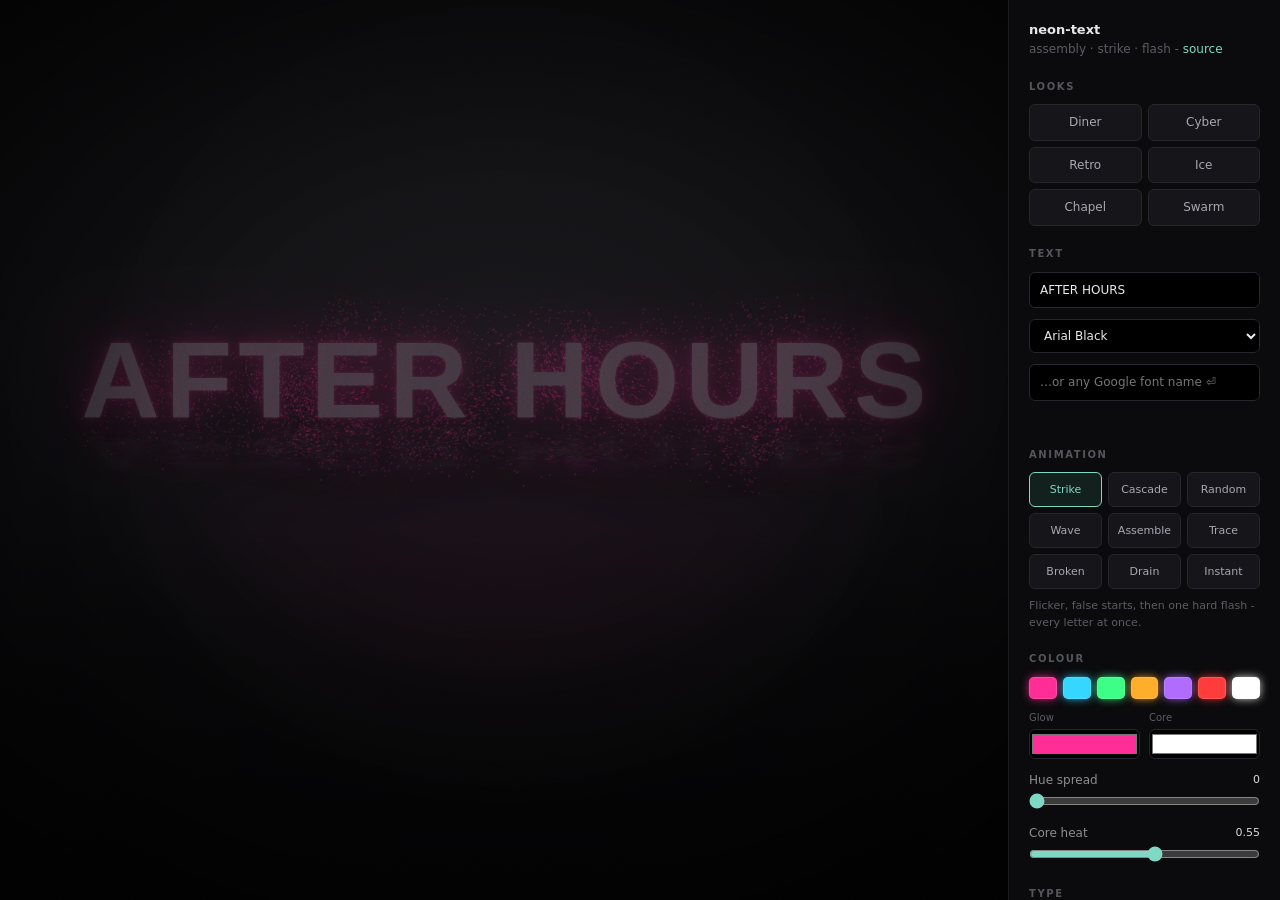
<file: versions/v1.1.0.html>
<!doctype html>
<meta charset="utf-8">
<title>neon-text v1.1.0</title>
<!-- frozen build v1.1.0 - do not edit -->
<meta name="viewport" content="width=device-width,initial-scale=1">
<meta name="description" content="A neon sign that assembles, strikes and burns, built from a particle field.">
<!-- inline so the page stays asset-free and the console stays silent; a missing
     favicon is a 404 in every visitor's devtools -->
<link rel="icon" href="data:image/svg+xml,%3Csvg xmlns='http://www.w3.org/2000/svg' viewBox='0 0 32 32'%3E%3Crect width='32' height='32' rx='7' fill='%23070708'/%3E%3Ctext x='16' y='23' font-family='Arial Black,sans-serif' font-size='20' text-anchor='middle' fill='%23ff2d95'%3EN%3C/text%3E%3C/svg%3E">
<style>
/* neon-text v1.1.0 - scene styles
   Everything is scoped to .neon-scene and driven by custom properties set on
   that element (never on :root), so several signs can share a page. */

.neon-scene {
  position: relative;
  overflow: hidden;
  background: #070708;
  --nc: #ff2d95;      /* current glow colour            */
  --br: 55%;          /* bloom radius                   */
  --bx: 50%;          /* bloom centre, % across scene   */
  --px: 50%;          /* pool centre - the lit centroid, not the loudest letter */
  --pool: 0;          /* floor light intensity          */
  --room: 1;          /* wall/floor/vignette presence   */
  --wall: #17171b;    /* wall tint                      */
  --floor: 74%;       /* ground line, % down the scene  */
  --ref: .2;          /* reflection opacity             */
}
.neon-scene > * { position: absolute; }

/* back wall - neon needs a plane to fall on, not a void */
.neon-wall {
  inset: 0; z-index: 0;
  background:
    radial-gradient(120% 80% at 50% 38%, var(--wall) 0%, #0b0b0d 58%, #070708 100%),
    linear-gradient(#0a0a0c, #050506);
}
/* ground. No hard seam: it has to arrive as a gradient, or it reads as a
   rectangle pasted over the wall. */
.neon-floor {
  left: 0; right: 0; top: calc(var(--floor) - 9%); bottom: 0; z-index: 1;
  opacity: var(--room);
  background: linear-gradient(rgba(20,20,24,0) 0%, #0d0d10 26%, #08080a 60%, #050506 100%);
}
.neon-canvas { display: block; inset: 0; z-index: 2; }

/* the pool of light thrown onto the floor. Its top edge MUST be masked - a
   radial gradient clipped by a box edge draws a hard rule across the scene. */
.neon-pool {
  left: 0; right: 0; top: var(--floor); height: 52%; z-index: 3;
  pointer-events: none; mix-blend-mode: screen;
  opacity: calc(var(--pool) * var(--room));
  background: radial-gradient(58% 100% at var(--px) 0%, var(--nc) 0%, transparent 72%);
  -webkit-mask-image: linear-gradient(to bottom, transparent 0%, #000 22%, #000 60%, transparent 100%);
          mask-image: linear-gradient(to bottom, transparent 0%, #000 22%, #000 60%, transparent 100%);
}

/* the tube: real DOM text, one span per character, three stacked layers */
.neon-off, .neon-lit { inset: 0; z-index: 4; pointer-events: none; }
.neon-off span, .neon-lit span, .neon-ref span { position: absolute; white-space: pre; }
.neon-off span { color: #212125; text-shadow: 0 1px 0 rgba(255,255,255,.05); }
/* both start dark and are lit per frame by the engine. The reflection needs the
   same default as the lit layer - without it, any frame the engine doesn't
   reach renders the reflection at FULL strength over an unlit sign. */
.neon-lit span, .neon-ref span { opacity: 0; }

/* reflection: foreshortened about the ground line, blurred, masked to a fade */
.neon-refwrap {
  inset: 0; z-index: 3; pointer-events: none; opacity: var(--room);
  -webkit-mask-image: linear-gradient(to bottom, transparent var(--floor), #000 calc(var(--floor) + 2%), transparent 100%);
          mask-image: linear-gradient(to bottom, transparent var(--floor), #000 calc(var(--floor) + 2%), transparent 100%);
}
.neon-ref { inset: 0; filter: blur(3.5px); opacity: var(--ref); }

.neon-vig {
  inset: 0; z-index: 6; pointer-events: none; opacity: var(--room);
  background: radial-gradient(75% 65% at 50% 45%, transparent 40%, rgba(0,0,0,.72) 100%);
}
.neon-grain {
  inset: 0; z-index: 7; pointer-events: none;
  opacity: calc(.045 * var(--room)); mix-blend-mode: overlay;
}
/* the sign lighting its surroundings. Scene-scoped by default - a library has
   no business flashing the host page. */
.neon-bloom {
  inset: 0; z-index: 8; pointer-events: none; opacity: 0; mix-blend-mode: screen;
  background: radial-gradient(circle at var(--bx) 44%, var(--nc) 0%, transparent var(--br));
}

</style>
<style>
  * { box-sizing:border-box; }
  body { margin:0; background:#040405; color:#8e8e93; display:flex; min-height:100vh;
         overflow:hidden; font:12px/1.55 ui-sans-serif,system-ui,-apple-system,"Segoe UI",sans-serif; }
  #hold { flex:1; height:100vh; display:flex; align-items:center; justify-content:center;
          background:#020203; overflow:hidden; }
  #stage { width:100%; height:100%; }
  body.framed #stage { box-shadow:0 24px 80px -20px #000, 0 0 0 1px #121216; border-radius:3px; }
  body.solo #panel { display:none; }

  #panel { width:272px; flex:none; height:100vh; overflow-y:auto; padding:20px 20px 28px;
           background:#0b0b0d; border-left:1px solid #191920;
           scrollbar-width:thin; scrollbar-color:#26262e #0b0b0d; }
  #panel::-webkit-scrollbar { width:8px } #panel::-webkit-scrollbar-thumb { background:#26262e; border-radius:4px }
  .ttl { color:#e8e8ec; font-size:13px; font-weight:600; }
  .sub { color:#5c5c66; margin-bottom:18px; }
  .sub a { color:#7fd8c4; text-decoration:none; }
  h2 { margin:20px 0 10px; font-size:10px; letter-spacing:.16em; text-transform:uppercase;
       color:#55555e; font-weight:600; }
  .row { margin-bottom:11px; }
  .row label { display:flex; justify-content:space-between; margin-bottom:4px; color:#8e8e93; }
  .row output { color:#d8d8dd; font-variant-numeric:tabular-nums; font-size:11px; }
  input[type=range] { width:100%; accent-color:#7fd8c4; height:14px; margin:0; }
  input[type=text], select { width:100%; padding:8px 10px; background:#000; color:#eaeaef;
      border:1px solid #26262e; border-radius:6px; font:inherit; }
  input[type=text]:focus, select:focus { outline:none; border-color:#7fd8c4; }
  input[type=color] { width:100%; height:30px; padding:0; background:#000; cursor:pointer;
      border:1px solid #26262e; border-radius:6px; }
  .cc { display:flex; gap:9px } .cc > div { flex:1 }
  .cc small { display:block; color:#5c5c66; margin-bottom:4px; }
  #swatches { display:grid; grid-template-columns:repeat(7,1fr); gap:6px; margin-bottom:11px; }
  #swatches i { height:22px; border-radius:5px; cursor:pointer; border:1px solid rgba(255,255,255,.14);
                box-shadow:0 0 10px -1px currentColor; transition:transform .12s; }
  #swatches i:hover { transform:translateY(-2px); }
  button { padding:8px 6px; background:#15151a; color:#a8a8b0; border:1px solid #26262e;
           border-radius:6px; cursor:pointer; font:inherit; width:100%; transition:.12s; }
  button:hover { background:#1e1e25; color:#d8d8dd; }
  #looks { display:grid; grid-template-columns:1fr 1fr; gap:6px; }
  /* 9 modes: a 3x3 grid, no orphan half-row */
  #modes { display:grid; grid-template-columns:1fr 1fr 1fr; gap:6px; }
  #modes button { text-transform:capitalize; padding:8px 2px; font-size:11px; }
  #modes button.on, #looks button.on { border-color:#7fd8c4; color:#7fd8c4; background:#12211e }
  .hint { color:#5c5c66; font-size:11px; margin-top:8px; min-height:28px; }
  .acts { display:grid; grid-template-columns:1fr 1fr; gap:6px; margin-top:16px; }
  #replay { grid-column:1/3; border-color:#7fd8c4; color:#7fd8c4; }
  #fstat { font-size:11px; min-height:15px; margin-top:6px; }

  #exportwrap { position:fixed; inset:0; background:rgba(2,2,3,.72); display:none;
                align-items:center; justify-content:center; z-index:10; }
  #exportwrap.open { display:flex; }
  /* 700px: the pinned CDN URLs are the longest lines and the whole point -
     they must be readable without horizontal scrolling */
  #exportdlg { width:min(700px, calc(100vw - 48px)); background:#0b0b0d; border:1px solid #26262e;
            border-radius:10px; padding:18px 18px 16px; box-shadow:0 30px 90px -20px #000; }
  #exportdlg h3 { margin:0 0 4px; font-size:13px; color:#e8e8ec; font-weight:600; }
  #exportdlg .sub { margin-bottom:12px; }
  #exportcode { width:100%; resize:vertical; background:#000; color:#d8d8dd;
                border:1px solid #26262e; border-radius:6px; padding:10px;
                font:10px/1.5 ui-monospace,Consolas,monospace; white-space:pre; }
  /* quiet focus: the mint primary belongs to Copy code alone */
  #exportcode:focus { outline:none; border-color:#3a3a44; }
  #exportdlg .acts { margin-top:10px; }
  /* the one button the modal exists for carries the primary treatment */
  #exportcopy { border-color:#7fd8c4; color:#7fd8c4; }
</style>

<div id="hold"><div id="stage"></div></div>
<div id="panel"></div>

<script>
/*! neon-text v1.1.0 - MIT
 *
 *  A neon sign that assembles, strikes and burns, built from a particle field.
 *
 *  Hybrid by design: real DOM text carries the tube (crisp, selectable,
 *  accessible), a canvas of particles behind it carries the gas, the assembly
 *  and the flash. Neither layer alone does the job - dots cannot render a
 *  continuous saturated tube, and canvas letters are not text.
 *
 *  Classic script on purpose, NOT an ES module: `import` is blocked from
 *  file:// by CORS, and being openable straight from disk is half the point.
 *
 *    <link rel="stylesheet" href="src/neon.css">
 *    <script src="src/neon.js"><\/script>
 *    <script>Neon.create('#stage', { text: 'OPEN|ALL NIGHT' })<\/script>
 */
(function (global) {
'use strict';

var VERSION = '1.1.0';

/* ── timing, in FRAMES not ms, so a given frame is exactly reproducible ───── */
var T_OFF = 45, T_STRIKE = 115, T_FLASH = 119, FLASH_LEN = 4, DECAY_LEN = 40;
var T_ASM = 96, T_IGNITE = 104;
var T_TRACE = 18, TRACE_LEN = 115;     // light running along the tube
var T_DRAIN = 70, DRAIN_LEN = 105;     // power cut
var SQUASH = .5;                       // floor foreshortening for the reflection

/* Dots draw additively, so total light scales with count - without this the
   dot count is secretly an exposure control. Normalising decouples them: dots
   become texture, flash becomes brightness. The exponent is MEASURED (mean
   canvas luminance sampled at 2k/4.6k/12k/24k), not reasoned: it lands near
   0.42, because overlapping additive dots clip toward white. */
var DENS_REF = 4600, DENS_EXP = .42;

/* Perf, measured over real rAF frames (a synchronous draw loop omits paint and
   misreports this by ~2x). Display capped at 11.2ms: 4.6k->11.1, 10k->11.1
   (still vsync-locked), 16k->16.5, 20k->20.1. Full rate to ~10k, 60fps to ~16k.
   Past ~16k, per-dot fillRect is the wrong primitive - use ImageData. */
var DOTS_SMOOTH = 10000;
var HEAVY_AT = 6000;                   // above this, cheap noise + half reflections

var RM = global.matchMedia && global.matchMedia('(prefers-reduced-motion: reduce)').matches;

var MODES = {
  strike:   'Flicker, false starts, then one hard flash - every letter at once.',
  cascade:  'Letters fire one by one, left to right, each with its own flash.',
  random:   'Same, in scrambled order - a sign wiring itself up.',
  wave:     'All lit, with a pulse of light travelling along the tube.',
  assemble: 'Particles fly in and build the letterform, then it ignites.',
  trace:    'Light runs along the tube, filling the letterforms as it goes.',
  broken:   'A tired sign. One or two letters stutter, fail, and keep trying.',
  drain:    'The power cuts. Light drains, the gas lets go and drifts away.',
  instant:  'Straight on. No theatre.'
};
/* `drain` is the only EXIT. Everything else is an entrance, which is why a
   sign could previously be turned on and never off - no use on a real page
   where content leaves as well as arrives. */
var EXIT_MODES = ['drain'];

var DEFAULTS = {
  text: 'AFTER HOURS',   // "|" starts a new line
  mode: 'strike',
  font: 'Arial Black',
  glow: '#ff2d95',
  core: '#ffffff',
  wall: '#17171b',
  hue: 0,                // hue spread across letters, degrees
  coreHeat: .55,
  size: 130,
  track: 6,              // letter spacing, as 1/100 em
  tube: 1,               // 1 = neon tube · 0 = letterform of pure particles
  dots: 4600,
  dotSize: 1,
  gas: 1,
  hug: .72,              // 0 = room-filling haze · 1 = gas clings to the letters
  settle: .12,
  trail: 22,
  room: 1,
  reflect: .75,
  push: .9,              // cursor stir
  flash: 1,
  scatter: 210,
  pulses: 3,
  stagger: .55,
  gap: 9                 // frames between letters in per-letter modes
};

/* complete looks - font, palette, mode, room and physics together */
var LOOKS = {
  Diner:  { font:'Monoton', glow:'#ff2d95', core:'#fff3f8', mode:'strike', wall:'#17171b',
            hue:0, track:8, gas:1, hug:.72, trail:22, flash:1, reflect:.8 },
  Cyber:  { font:'Audiowide', glow:'#35d6ff', core:'#eafcff', mode:'cascade', wall:'#0d1620',
            hue:40, track:10, gas:1.2, hug:.85, trail:30, flash:1.1, reflect:.9, gap:7 },
  Retro:  { font:'Bungee', glow:'#ffae2b', core:'#fff6e2', mode:'random', wall:'#1c1712',
            hue:20, track:6, gas:.8, hug:.6, trail:16, flash:.9, reflect:.6, gap:11 },
  Ice:    { font:'Six Caps', glow:'#9fd8ff', core:'#ffffff', mode:'wave', wall:'#0f1418',
            hue:25, track:14, gas:1.4, hug:.5, trail:34, flash:.7, reflect:.85 },
  Chapel: { font:'Great Vibes', glow:'#ff7bd5', core:'#fff0fb', mode:'cascade', wall:'#15111a',
            hue:0, track:2, gas:.7, hug:.9, trail:26, flash:.85, reflect:.7, gap:6 },
  Swarm:  { font:'Anton', glow:'#12b6ff', core:'#eafcff', mode:'assemble', wall:'#0c1014',
            hue:15, track:5, gas:1.1, hug:.2, trail:30, flash:1.15, reflect:.7,
            tube:.38, dots:8500, dotSize:1.4, scatter:340, settle:.16 }
};

var SYS_FONTS = ['Arial Black','Impact','Georgia','Trebuchet MS','Courier New','Palatino Linotype'];

/* Uppercase-only faces: lowercase codepoints map to capital glyphs, so typing
   "photography" renders "PHOTOGRAPHY". Nothing here transforms text - it is the
   font's design and cannot be undone. All we can do is report it. */
var CAPS_FONTS = ['Bebas Neue','Staatliches','Bungee','Six Caps','Bungee Shade','Bungee Inline'];

/* ── small maths ──────────────────────────────────────────────────────────── */
function hash1(i){ var x = Math.sin(i * 127.1) * 43758.5453; return x - Math.floor(x); }
function vnoise(x, y){
  var xi = Math.floor(x), yi = Math.floor(y), xf = x - xi, yf = y - yi,
      u = xf*xf*(3-2*xf), v = yf*yf*(3-2*yf),
      h = function(a,b){ var s = Math.sin(a*127.1 + b*311.7) * 43758.5453; return s - Math.floor(s); },
      a = h(xi,yi), b = h(xi+1,yi), c = h(xi,yi+1), d = h(xi+1,yi+1),
      t1 = a + (b-a)*u, t2 = c + (d-c)*u;
  return t1 + (t2-t1)*v;
}
function hex2rgb(h){ return [1,3,5].map(function(i){ return parseInt(h.substr(i,2),16); }); }
function mix(a, b, t){
  var A = hex2rgb(a), B = hex2rgb(b);
  return '#' + A.map(function(v,i){
    return Math.round(v + (B[i]-v)*t).toString(16).padStart(2,'0'); }).join('');
}
function shiftHue(hex, deg){
  if (!deg) return hex;
  var c = hex2rgb(hex).map(function(v){ return v/255; }),
      r = c[0], g = c[1], b = c[2],
      mx = Math.max(r,g,b), mn = Math.min(r,g,b), l = (mx+mn)/2, d = mx-mn, hh = 0, s = 0;
  if (d){
    s = l > .5 ? d/(2-mx-mn) : d/(mx+mn);
    hh = mx === r ? ((g-b)/d + (g<b?6:0)) : mx === g ? (b-r)/d + 2 : (r-g)/d + 4;
    hh /= 6;
  }
  hh = (hh + deg/360) % 1;
  var q = l < .5 ? l*(1+s) : l+s-l*s, p = 2*l-q,
      f = function(t){ t = (t+1)%1;
        return t < 1/6 ? p+(q-p)*6*t : t < .5 ? q : t < 2/3 ? p+(q-p)*(2/3-t)*6 : p; };
  return '#' + [f(hh+1/3), f(hh), f(hh-1/3)].map(function(v){
    return Math.round(v*255).toString(16).padStart(2,'0'); }).join('');
}

/* film grain, generated once and shared - keeps the page asset-free */
var GRAIN = (function(){
  var g = document.createElement('canvas'); g.width = g.height = 72;
  var gx = g.getContext('2d'), im = gx.createImageData(72,72);
  for (var i = 0; i < im.data.length; i += 4){
    var v = 120 + Math.random() * 135;
    im.data[i] = im.data[i+1] = im.data[i+2] = v; im.data[i+3] = 255;
  }
  gx.putImageData(im,0,0);
  return g.toDataURL();
})();

/* ── fonts ────────────────────────────────────────────────────────────────── */
/* Render 'a' and 'A' and compare rasters. Covers any family, not just a list. */
function capsOnly(fam, weight){
  try {
    var c = document.createElement('canvas'); c.width = c.height = 110;
    var x = c.getContext('2d');
    x.font = weight + ' 72px "' + fam + '"'; x.textBaseline = 'alphabetic';
    var draw = function(ch){ x.clearRect(0,0,110,110); x.fillStyle = '#fff';
      x.fillText(ch, 8, 88); return c.toDataURL(); };
    return draw('a') === draw('A');
  } catch (e){ return false; }
}

/* Load a Google font by name. Requests the family with NO weight axis, via
   <link> rather than fetch: ":wght@700" 404s on every single-weight display
   face, and that 404 carries no CORS header - two red console errors per load.
   Most signage faces are 400-only anyway. */
function loadFont(name){
  if (SYS_FONTS.indexOf(name) >= 0)
    return Promise.resolve({ ok:true, weight:700, caps:capsOnly(name,700) });
  var enc = String(name).trim().replace(/\s+/g, '+'), id = 'neon-gf-' + enc;
  var ready = document.getElementById(id) ? Promise.resolve() : new Promise(function(res){
    var l = document.createElement('link');
    l.rel = 'stylesheet'; l.id = id;
    l.href = 'https://fonts.googleapis.com/css2?family=' + enc + '&display=block';
    l.onload = l.onerror = res;
    document.head.appendChild(l);
  });
  return ready
    /* Gate on the REAL face. If the glyphs are sampled while the webfont is
       still in flight, the canvas rasterises a fallback while the DOM later
       swaps to the real one - and the dots sit on letters that no longer
       exist. This await is not optional. */
    .then(function(){ return document.fonts.load('400 110px "' + name + '"'); })
    .catch(function(){})
    .then(function(){
      var ok = document.fonts.check('400 110px "' + name + '"');
      if (!ok){ var el = document.getElementById(id); if (el) el.remove(); }
      return { ok: ok, weight: 400, caps: ok && capsOnly(name, 400) };
    });
}

/* ── the sign ─────────────────────────────────────────────────────────────── */
function Sign(el, opts){
  this.el = el;
  this.o = {};
  for (var k in DEFAULTS) this.o[k] = DEFAULTS[k];
  this.fontWeight = 700;
  this.W = this.H = this.FLOOR = 0;
  this.CH = [];
  this.F = 0; this.ARR = 0; this.nInked = 1; this.PX = -1;
  this.px = -1e4; this.py = -1e4; this.pxT = -1e4; this.pyT = -1e4; this.pOn = 0;
  this._land = [];
  this._raf = 0; this._dead = false;
  /* initialise derived state HERE, not in set(): set() early-returns when
     nothing changed, so `new Sign(el)` with no options would leave this
     undefined and the first flash frame would throw */
  this.coreRGB = hex2rgb(this.o.core);
  this._buildDOM();
  opts = opts || {};
  for (var key in opts) if (key in DEFAULTS) this.o[key] = opts[key];
  if (opts.mode && !MODES[opts.mode]) throw new Error('neon: unknown mode "' + opts.mode + '"');
  this.coreRGB = hex2rgb(this.o.core);
  var sys = SYS_FONTS.indexOf(this.o.font) >= 0;
  this.fontWeight = sys ? 700 : 400;
  this._observe();
  this.resize();                       // explicit first build, not a side effect
  if (!sys){                           // requested face isn't loaded yet
    var self0 = this, want0 = this.o.font;
    loadFont(want0).then(function(r){
      /* a STALE arrival must not rebuild: if the font changed again while this
         load was in flight, applying it replays the sign the caller no longer
         asked for (verified live: it restarts the animation mid-sequence) */
      if (self0._dead || self0.o.font !== want0) return;
      self0.fontWeight = r.ok ? r.weight : 700;
      self0.capsOnly = !!r.caps;
      self0.build(); self0.replay();
    });
  }
  this._loop();
}

Sign.prototype._buildDOM = function(){
  var el = this.el;
  el.classList.add('neon-scene');
  var mk = function(cls, tag){ var d = document.createElement(tag || 'div'); d.className = cls; el.appendChild(d); return d; };
  this.elWall  = mk('neon-wall');
  this.elFloor = mk('neon-floor');
  this.canvas  = mk('neon-canvas', 'canvas');
  this.elPool  = mk('neon-pool');
  var wrap     = mk('neon-refwrap');
  this.elRef   = document.createElement('div'); this.elRef.className = 'neon-ref';
  this.elRef.setAttribute('aria-hidden','true'); wrap.appendChild(this.elRef);
  this.elOff   = mk('neon-off'); this.elOff.setAttribute('aria-hidden','true');
  this.elLit   = mk('neon-lit'); this.elLit.setAttribute('role','img');
  this.elVig   = mk('neon-vig');
  this.elGrain = mk('neon-grain');
  this.elGrain.style.backgroundImage = 'url(' + GRAIN + ')';
  this.elBloom = mk('neon-bloom');
  /* TRANSPARENT on purpose. An opaque canvas at z-index 2 hides the wall and
     floor planes underneath it entirely - the "room" then comes from nothing
     but accumulated trail. */
  this.ctx = this.canvas.getContext('2d', { alpha:true });
  this.off = document.createElement('canvas');
  this.oc  = this.off.getContext('2d', { willReadFrequently:true });

  var self = this;
  this._onMove = function(e){
    var r = el.getBoundingClientRect();
    self.pxT = e.clientX - r.left; self.pyT = e.clientY - r.top; self.pOn = 1;
  };
  this._onLeave = function(){ self.pOn = 0; };
  el.addEventListener('pointermove', this._onMove);
  el.addEventListener('pointerleave', this._onLeave);
};

Sign.prototype._observe = function(){
  var self = this;
  if (typeof ResizeObserver === 'function'){
    this._ro = new ResizeObserver(function(){ self.resize(); });
    this._ro.observe(this.el);
  } else {
    this._onResize = function(){ self.resize(); };
    global.addEventListener('resize', this._onResize);
  }
};

/* Which options require which work. Getting this wrong is silent: a slider
   moves, the value stores, and nothing on screen changes. */
var BUILD_KEYS    = ['text','font','size','track','dots','hue','glow','core'];
var SCHEDULE_KEYS = ['mode','gap'];
var ROOM_KEYS     = ['room','wall','reflect'];

/** Update options. Rebuilds only what the change actually requires.
 *  A font that isn't loaded yet is fetched and the sign rebuilds on arrival;
 *  await Neon.loadFont(name) first if you need it to be synchronous. */
Sign.prototype.set = function(opts){
  opts = opts || {};
  if (opts.mode && !MODES[opts.mode]) throw new Error('neon: unknown mode "' + opts.mode + '"');
  var changed = [], self = this;
  for (var k in opts) if (k in DEFAULTS){
    if (this.o[k] !== opts[k]) changed.push(k);
    this.o[k] = opts[k];
  }
  if (!changed.length) return this;
  this.coreRGB = hex2rgb(this.o.core);

  if (changed.indexOf('font') >= 0){
    var sys = SYS_FONTS.indexOf(this.o.font) >= 0,
        /* if the face is already available, apply it synchronously - kicking
           off another async load would rebuild + replay LATER and stomp on
           whatever the caller does next (it silently reset the frame counter
           mid-capture) */
        ready = sys || (document.fonts && document.fonts.check('400 110px "' + this.o.font + '"'));
    this.fontWeight = sys ? 700 : 400;
    var want = this.o.font;
    if (!ready) loadFont(want).then(function(r){
      /* same stale-arrival guard as the constructor path */
      if (self._dead || self.o.font !== want) return;
      self.fontWeight = r.ok ? r.weight : 700;
      self.capsOnly = !!r.caps;
      self.build(); self.replay();
    });
  }
  var hit = function(list){ return list.some(function(k2){ return changed.indexOf(k2) >= 0; }); };
  if (hit(BUILD_KEYS))    this.build();
  else if (hit(SCHEDULE_KEYS)) this._schedule();
  if (hit(ROOM_KEYS))     this._applyRoom();
  if (changed.indexOf('mode') >= 0 || changed.indexOf('text') >= 0) this.replay();
  return this;
};

/** Apply a named look from Neon.LOOKS. Resets unlisted values to defaults -
 *  a look lists only what it changes, so merging its diff onto live options
 *  lets the previous look bleed through. */
Sign.prototype.look = function(name){
  var k = LOOKS[name];
  if (!k) throw new Error('neon: unknown look "' + name + '"');
  var next = {};
  for (var d in DEFAULTS) next[d] = DEFAULTS[d];
  for (var p in k) next[p] = k[p];
  next.text = this.o.text;                       // the text is the user's, not the look's
  return this.set(next);
};

Sign.prototype.resize = function(){
  var r = this.el.getBoundingClientRect();
  this.rect = r;
  var w = Math.max(160, Math.round(r.width)), h = Math.max(120, Math.round(r.height));
  if (w !== this.W || h !== this.H || !this.CH.length){
    this.W = this.canvas.width = this.off.width = w;
    this.H = this.canvas.height = this.off.height = h;
    this.build();
    this.ctx.clearRect(0,0,w,h);
  }
  return this;
};

Sign.prototype.build = function(){
  if (!this.W) return this;
  var o = this.o, oc = this.oc, W = this.W, H = this.H, self = this;
  var lines = String(o.text).split('|').map(function(s){ return s.length ? s : ' '; });
  var HAS_LS = 'letterSpacing' in oc;
  var size = o.size;
  /* tracking as a FRACTION OF SIZE - with fixed px, total width isn't linear in
     size, the shrink-to-fit undershoots and long strings spill off-stage */
  var track = function(){ return HAS_LS ? o.track / 100 * size : 0; };
  var fontStr = function(){ return self.fontWeight + ' ' + size + 'px "' + o.font + '", sans-serif'; };
  oc.textAlign = 'left'; oc.textBaseline = 'alphabetic';
  var layout = function(){
    oc.font = fontStr();
    return lines.map(function(ln){
      var adv = [], acc = 0;
      Array.from(ln).forEach(function(c){ adv.push(acc); acc += oc.measureText(c).width + track(); });
      return { adv: adv, total: acc - track() };
    });
  };
  var L = layout(), maxW = W * .84, maxH = H * .58;
  for (var i = 0; i < 4; i++){                    // fit BOTH axes
    var mm = oc.measureText('Hg'),
        lhh = (mm.fontBoundingBoxAscent + mm.fontBoundingBoxDescent) * 1.06,
        widest = Math.max.apply(null, L.map(function(l){ return l.total; }).concat([1])),
        s = Math.min(maxW / widest, maxH / (lhh * lines.length), 1.0001);
    if (s > .999) break;
    size = Math.max(12, size * s); L = layout();
  }
  size = Math.floor(size); L = layout();

  var m = oc.measureText('Hg'),
      asc = m.fontBoundingBoxAscent, desc = m.fontBoundingBoxDescent,
      lh = Math.round((asc + desc) * 1.06),
      top = Math.round(H * .43 - lh * lines.length / 2);

  /* Draw each char at its computed x, then sample that line's band. Canvas and
     DOM read from the SAME x list, so the two rendering engines cannot drift
     apart - never render them independently and nudge until they match. */
  oc.clearRect(0,0,W,H); oc.fillStyle = '#fff'; oc.font = fontStr();
  var slots = [];
  lines.forEach(function(ln, li){
    var chars = Array.from(ln), LL = L[li], x0 = (W - LL.total) / 2,
        baseY = top + asc + lh * li, first = slots.length,
        lut = new Int16Array(W).fill(-1);
    chars.forEach(function(c, i){
      var x = x0 + LL.adv[i], w = oc.measureText(c).width;
      oc.fillText(c, x, baseY);
      slots.push({ c:c, x:x, w:w, baseY:baseY, cand:[] });
      for (var p = Math.max(0, Math.floor(x)); p < Math.min(W, Math.ceil(x + w + track())); p++)
        lut[p] = first + i;
    });
    var y1 = Math.max(0, baseY - asc - 2), y2 = Math.min(H, baseY + desc + 2);
    if (y2 <= y1) return;
    var px = oc.getImageData(0, y1, W, y2 - y1).data;
    /* finer sampling at high density: at stride 2 there aren't enough distinct
       target sites for a particle-only letterform, and the extra dots pile onto
       duplicates instead of filling the glyph */
    var STR = o.dots > HEAVY_AT ? 1 : 2;
    for (var y = 0; y < y2 - y1; y += STR)
      for (var x2 = 0; x2 < W; x2 += STR)
        if (px[(y*W + x2)*4 + 3] > 128){ var sl = lut[x2]; if (sl >= 0) slots[sl].cand.push(x2, y1 + y); }
  });

  /* Ground line and vertical centring come from measured INK, never from font
     metrics. Metrics describe the em box: "PIC" and "photography" report
     identical ascent/descent and need completely different treatment. Anchor
     the floor to the baseline and the first lowercase descender sinks through
     it and collides with its own reflection. */
  var inkTop = 1e9, inkBot = -1e9;
  slots.forEach(function(s2){ for (var i2 = 1; i2 < s2.cand.length; i2 += 2){
    var y = s2.cand[i2]; if (y < inkTop) inkTop = y; if (y > inkBot) inkBot = y; } });
  if (inkBot > inkTop){
    var dy = Math.round(H * .42 - (inkTop + inkBot) / 2);   // centre the ink, not the em box
    if (dy) slots.forEach(function(s2){
      s2.baseY += dy;
      for (var i2 = 1; i2 < s2.cand.length; i2 += 2) s2.cand[i2] += dy;
    });
    inkTop += dy; inkBot += dy;
  } else { inkTop = top; inkBot = top + asc; }
  this.inkTop = inkTop; this.inkBot = inkBot;
  this.inkMid = (inkTop + inkBot) / 2;
  /* horizontal ink bounds too: `trace` sweeps light across them, and using the
     real ink rather than the layout box keeps the sweep from starting in empty
     space to the left of the first glyph */
  var inkL = 1e9, inkR = -1e9;
  slots.forEach(function(s2){ for (var i3 = 0; i3 < s2.cand.length; i3 += 2){
    var x = s2.cand[i3]; if (x < inkL) inkL = x; if (x > inkR) inkR = x; } });
  this.inkL = inkR > inkL ? inkL : 0;
  this.inkR = inkR > inkL ? inkR : W;
  /* pad stays small: any lower and the reflection detaches by TWICE the gap */
  this.FLOOR = Math.round(inkBot + (asc + desc) * .09);
  this.el.style.setProperty('--floor', (this.FLOOR / H * 100).toFixed(2) + '%');
  this.elRef.style.transformOrigin = '50% ' + this.FLOOR + 'px';
  this.elRef.style.transform = 'scaleY(' + (-SQUASH) + ')';

  this.elLit.textContent = ''; this.elOff.textContent = ''; this.elRef.textContent = '';
  /* per-character absolute spans cost natural text selection, so the whole
     string is exposed as the accessible name instead */
  this.elLit.setAttribute('aria-label', lines.join(' '));
  var total = slots.reduce(function(a, s2){ return a + s2.cand.length/2; }, 0) || 1;

  this.CH = slots.map(function(s2, i2){
    var hexi = shiftHue(o.glow, o.hue * (slots.length > 1 ? i2/slots.length : 0));
    var mkSpan = function(parent, lit){
      var e = document.createElement('span');
      e.textContent = s2.c;
      e.style.cssText = 'left:' + s2.x + 'px;top:' + (s2.baseY - asc) +
                        'px;line-height:' + (asc + desc) + 'px;font:' + fontStr();
      if (lit){
        /* a pure-white fill on a heavy face reads as a white slab, not a lit
           tube - carry some of the gas colour into the glass itself */
        e.style.color = mix(o.core, hexi, .26);
        e.style.textShadow = '0 0 3px ' + mix(o.core, hexi, .4) + ', 0 0 9px ' + hexi +
          ', 0 0 20px ' + hexi + ', 0 0 42px ' + hexi + ', 0 0 86px ' + hexi + ', 0 0 150px ' + hexi;
      }
      parent.appendChild(e); return e;
    };
    mkSpan(self.elOff, false);
    var span = mkSpan(self.elLit, true), spanR = mkSpan(self.elRef, true);
    var n = s2.cand.length / 2 | 0, want = Math.round(o.dots * (n / total)), dots = [];
    /* Which SITES get used is a shuffle, never a stride. There are ~5x more
       sample sites than dots, so this picks a subset - and `k * 2654435761 % n`
       picks a LATTICE. The candidate list is row-major, so that lattice
       resonates with the row width and prints a comb of vertical stripes
       through any wide, shallow region: the crossbar of a T came out visibly
       corrupt while its stem looked fine. A seeded Fisher-Yates has no
       periodicity to resonate, is deterministic across replays, and costs one
       O(n) pass at build. */
    var ord = new Int32Array(n);
    for (var oi = 0; oi < n; oi++) ord[oi] = oi;
    for (var os = n - 1; os > 0; os--){
      var or2 = hash1(os + i2 * 7919 + 1) * (os + 1) | 0,
          ot = ord[os]; ord[os] = ord[or2]; ord[or2] = ot;
    }
    for (var k = 0; k < want && n; k++){
      /* targets are PRE-ASSIGNED, not nearest-point searched: the text never
         moves, so a fixed dot->target pairing is O(1) per dot instead of
         O(polyline). Past `n` dots the order repeats, so sites stack evenly. */
      var j = ord[k % n],
          p = hash1(k+3) * 6.28, q = hash1(k+5) * 6.28;
      dots.push({ tx: s2.cand[j*2] + (hash1(k) - .5) * 1.8,
                  ty: s2.cand[j*2+1] + (hash1(k+9) - .5) * 1.8,
                  x:0, y:0, vx:0, vy:0, p:p, q:q,
                  rj: hash1(q * 71) - .5, hp: hash1(p * 331) > .55 });
    }
    return { c:s2.c, i:i2, x:s2.x, w:s2.w, span:span, spanR:spanR, dots:dots,
             rgb:hex2rgb(hexi), hex:hexi, t0:0 };
  });
  this.nInked = Math.max(1, this.CH.filter(function(c){ return c.dots.length; }).length);
  /* hard clear on rebuild: the trail buffer still holds the PREVIOUS word's
     particles, and at a slow fade they linger as a ghost of the old text -
     most visibly in the reflection, which is the dimmest layer */
  this.ctx.clearRect(0, 0, W, H);
  this._schedule(); this._scatter(); this._applyRoom();
  return this;
};

/* each character's strike frame - the whole "variety of animation" knob */
Sign.prototype._schedule = function(){
  var o = this.o;
  var inked = this.CH.filter(function(c){ return c.dots.length; });
  var order = inked.map(function(_, k){ return k; });
  if (o.mode === 'random') order.sort(function(a,b){ return hash1(a*17+3) - hash1(b*17+3); });
  inked.forEach(function(c, k){
    if (RM || o.mode === 'instant')  c.t0 = 0;
    else if (o.mode === 'strike')    c.t0 = T_FLASH;
    else if (o.mode === 'assemble')  c.t0 = T_IGNITE;      // shape first, light second
    /* trace and drain sit in the steady state from frame 0 - trace's sweep and
       drain's power cut each own their own window inside _env instead */
    else if (o.mode === 'trace' || o.mode === 'drain') c.t0 = -1e4;
    else if (o.mode === 'broken')    c.t0 = T_OFF;         // quick shared ignition - the failure is the show
    else                             c.t0 = T_OFF + order.indexOf(k) * o.gap;
  });
  this.CH.forEach(function(c){ if (!c.dots.length) c.t0 = 0; });

  /* broken: pick the tired letters ONCE, deterministically, so replay shows the
     same sign failing the same way - a re-roll per replay reads as random noise,
     not as a sign with a specific fault */
  this.CH.forEach(function(c){ c.bad = false; });
  if (o.mode === 'broken' && inked.length){
    var nBad = inked.length > 5 ? 2 : 1,
        ranked = inked.map(function(c, k){ return { c:c, r:hash1(k * 37 + inked.length * 7) }; })
                      .sort(function(a, b){ return a.r - b.r; });
    for (var bi = 0; bi < Math.min(nBad, ranked.length); bi++) ranked[bi].c.bad = true;
  }
};

Sign.prototype._scatter = function(){
  var o = this.o, W = this.W, H = this.H;
  this.CH.forEach(function(ch){
    ch.dots.forEach(function(d){
      /* reduced motion: dots START on target. "Animation off" is not enough -
         the first painted frame has to be the finished, legible sign. */
      if (RM){ d.x = d.tx; d.y = d.ty; d.vx = d.vy = 0; return; }
      /* hug slides the gas between a room-filling haze (0) and glow clinging
         to the letterforms only (1) */
      var ang = hash1(d.p * 977) * 6.28,
          r = o.scatter * (.35 + .65 * hash1(d.q * 613)) * (1 - .82 * o.hug),
          ox = W/2 + (d.tx - W/2) * o.hug, oy = H/2 + (d.ty - H/2) * o.hug;
      d.x = ox + Math.cos(ang) * r * 1.6; d.y = oy + Math.sin(ang) * r * .7;
      d.vx = d.vy = 0;
    });
  });
};

Sign.prototype._applyRoom = function(){
  this.el.style.setProperty('--room', this.o.room);
  this.el.style.setProperty('--wall', this.o.wall);
  this.elRef.style.opacity = .2 * this.o.reflect;
};

/** Restart the sequence from frame 0. Wakes a sign that put itself to sleep
 *  after a finished exit; an explicit pause() stays paused. */
Sign.prototype.replay = function(){
  this.F = 0; this.ARR = 0;
  this._schedule(); this._scatter();
  if (this.ctx) this.ctx.clearRect(0,0,this.W,this.H);
  if (this._sleep){ this._sleep = false; this.resume(); }
  return this;
};

/* per-character light envelope */
Sign.prototype._env = function(ch){
  var o = this.o, F = this.F;
  /* reduced motion shows the honest END STATE. For an entrance that is the lit
     sign; for an exit it is the dead one - a drain that stays lit under RM
     would never actually take the content off the page */
  if (RM) return EXIT_MODES.indexOf(o.mode) >= 0
    ? { lit:0, k:o.settle, hot:0, boom:0, dim:0 }
    : { lit:1, k:o.settle, hot:0, boom:.06 };
  if (o.mode === 'strike' && F < T_FLASH){          // shared false starts
    if (F < T_OFF || !o.pulses) return { lit:0, k:.012, hot:0, boom:0 };
    var u = (F - T_OFF) / (T_STRIKE - T_OFF), slot = u * o.pulses,
        i = Math.floor(slot), fr = slot - i, on = fr < .3,
        amp = (.16 + .20 * (i / Math.max(1, o.pulses - 1))) * (.65 + .35 * hash1(F));
    /* each failed strike visibly yanks the gas toward the tube, so the letters
       are half-formed when the real one lands. Near-zero room bloom here:
       exactly ONE full flash per sequence keeps this clear of WCAG 2.3.1. */
    return { lit: on ? amp : .015, k: on ? .11 : .012, hot:0, boom: on ? amp * .10 : 0 };
  }
  /* assemble: the particles ARE the letterform while it builds. The tube is
     held off, and the dots carry their own visibility (`cold`) so the shape
     reads before any light exists to explain it. */
  if (o.mode === 'assemble' && F < T_IGNITE){
    var v = Math.min(1, F / T_ASM);
    return { lit:.02, k:.006 + .13 * v * v, hot:0, boom:0, tube:0, cold:.20 + .5 * v };
  }
  /* trace: a hot head of light sweeps the measured ink left to right, and each
     letter fills behind it. No per-letter flash - the sweep IS the event, and a
     cascade of strikes on top of it would read as two animations fighting.
     The front deliberately overshoots inkR (the 1.3 window) so the head fades
     off the end instead of popping to the steady state on the last letter. */
  if (o.mode === 'trace' && F < T_TRACE + TRACE_LEN * 1.3){
    var span = Math.max(1, this.inkR - this.inkL),
        front = this.inkL + span * (F - T_TRACE) / TRACE_LEN,
        fill = Math.max(0, Math.min(1, (front - ch.x) / Math.max(1, ch.w))),
        head = Math.exp(-Math.pow((front - (ch.x + ch.w / 2)) / (ch.w * .8 + 24), 2));
    return { lit: fill * (.95 + .75 * head), k: .012 + (o.settle + .1) * fill,
             hot: head * .85 * fill, boom: head * .45 * fill };
  }
  /* drain: the sign runs steady until T_DRAIN, then the power cuts. Letters die
     in a loose left-to-right ripple, each with a dying stutter; the spring lets
     go with the light (k -> 0) and `dim` takes the gas itself to nothing -
     lit alone only unlights the dots, it never removes them */
  if (o.mode === 'drain'){
    var du = (F - T_DRAIN - ch.i * 3) / (DRAIN_LEN * .6);
    if (du > 0){
      du = Math.min(1, du);
      /* the stutter is gated past the onset (du > .08) so every letter's FIRST
         visible act is dimming - an instant blackout on one letter scrambles
         the left-to-right ripple - and the dip is capped at .5 for the same
         reason: deader-than-my-neighbour defeats the stagger */
      var flick = du > .08 && du < .3 && hash1(Math.floor(F / 4) * 13 + ch.i * 7) > .45 ? .5 : 1,
          dl = Math.pow(1 - du, 1.6) * flick;
      /* the glass dies FASTER than the gas (`tube` on top of lit): at low
         opacity the crisp DOM stroke otherwise outlives its own glow and a dead
         letter keeps a hot rim around a grey body - two materials dying at two
         rates */
      return { lit: dl, k: o.settle * (1 - du), hot: 0, boom: 0,
               tube: Math.pow(Math.max(0, 1 - du), 1.6),
               dim: Math.max(0, 1 - du * 1.15) };
    }
  }
  var age = F - ch.t0;
  if (age < 0)         return { lit:0, k:.012, hot:0, boom:0 };
  if (age < FLASH_LEN) return { lit:1.7, k:.55, hot:1, boom:1 };
  if (age < FLASH_LEN + DECAY_LEN){
    var w = 1 - (age - FLASH_LEN) / DECAY_LEN;
    return { lit: 1 + .55*w, k: o.settle + .3*w, hot:w, boom:w*w };
  }
  /* steady hum + a rare micro-flicker. Keep the dip shallow: a deep drop on one
     letter at rest reads as a rendering fault, not as a tired tube. */
  var lit = (.94 + .06 * Math.sin(F * .045)) *
            (hash1(Math.floor(F/29) + ch.i * 13) > .988 ? .82 : 1), boom = .07;
  if (o.mode === 'wave'){
    var pw = Math.pow(Math.max(0, Math.sin(F * .035 - ch.i * .55)), 6);
    lit += .9 * pw; boom = .05 + .3 * pw;
  }
  /* broken: only the tired letters get the failure cycle - the rest of the sign
     humming steadily is what makes the fault read as a fault. Stutter blocks are
     5 frames (~2.4 flashes/sec average on one letter) to stay clear of the
     WCAG 2.3.1 three-per-second line with margin. */
  if (o.mode === 'broken' && ch.bad){
    var ph = (F + ch.i * 113) % 320;
    if (ph < 150){                       // tired but on: dim, twitchy
      lit *= .82 + .1 * Math.sin(F * .3 + ch.i);
      if (hash1(Math.floor(F / 7) + ch.i * 31) > .9) lit *= .5;
    } else if (ph < 175){                // stutter: fighting to stay lit
      lit = hash1(Math.floor(F / 5) * 17 + ch.i) > .4 ? lit * .9 : .04;
      boom = lit > .5 ? .12 : 0;
    } else if (ph < 275){                // dead, with two failed re-strikes
      var blip = (ph >= 202 && ph < 206) ? .5 : (ph >= 236 && ph < 239) ? .4 : 0;
      lit = .02 + blip; boom = blip * .25;
    } else if (ph < 281){                // catches again - one honest flash
      return { lit:1.5, k:.5, hot:.9, boom:.6 };
    } else {                             // settling back to tired
      var w2 = 1 - (ph - 281) / 39;
      lit = .9 + .4 * w2; boom = .08 + .2 * w2;
    }
  }
  return { lit:lit, k:o.settle, hot:0, boom:boom };
};

Sign.prototype.step = function(){
  var o = this.o, ctx = this.ctx, W = this.W, H = this.H, FLOOR = this.FLOOR;
  if (!W || !this.CH.length) return;
  this.F++;
  var F = this.F;
  this.px += (this.pxT - this.px) * .16; this.py += (this.pyT - this.py) * .16;
  var wide = o.mode === 'strike';

  var fade = o.trail;
  if (wide && F >= T_FLASH && F < T_FLASH + DECAY_LEN)
    fade = 1.2 + (o.trail - 1.2) * ((F - T_FLASH) / DECAY_LEN);
  /* while the shape builds, hold the frame longer so each particle draws a
     STREAK of its flight path - otherwise the assembly reads as a static
     stipple that happens to change, and nothing ever appears to travel */
  if (o.mode === 'assemble' && F < T_IGNITE)
    fade = 3 + (o.trail - 3) * Math.pow(Math.min(1, F / T_ASM), 2);

  /* NO ACCUMULATION. Every frame starts from an empty canvas.
     Trails used to come from fading the previous frame instead of clearing it,
     and every such scheme burns in: fading is PROPORTIONAL (alpha *= 1-a), and
     8-bit rounding means round(1 * 0.914) === 1. Anything that reaches alpha
     1..5 never decays, so wherever a particle has ever been - every path the
     cursor ever pushed one along - keeps a permanent faint smear.
     Trails are drawn explicitly instead, as a motion segment per particle
     (see the stroke below), which is bounded, controllable, and cannot stain. */
  ctx.clearRect(0, 0, W, H);
  ctx.globalCompositeOperation = 'lighter';       // additive: dense areas burn to a core
  /* streak length, from the old fade scale: a low `trail` meant a slow fade and
     therefore long smears, so it maps to a long segment */
  var streak = Math.max(.4, Math.min(8, 30 / fade));

  var t = F * .012, PR = 150, refl = o.reflect,
      DENS = Math.pow(DENS_REF / Math.max(400, o.dots), DENS_EXP),
      /* vnoise is 8 sin per dot per frame; above the heavy threshold swap to a
         cheap spatial sinusoid - with that many particles the field's fine
         structure isn't legible anyway */
      HEAVY = o.dots > HEAVY_AT,
      tubeMul = (!RM && o.mode === 'assemble' && F < T_IGNITE) ? 0 : 1,
      /* drain progress, 0 -> 1 once the power cuts - drives the per-dot release */
      drain = (!RM && o.mode === 'drain' && F > T_DRAIN)
                ? Math.min(1, (F - T_DRAIN) / DRAIN_LEN) : 0,
      prog = (RM || !wide) ? 9 : (F - T_OFF) / (T_FLASH - T_OFF),
      land = this._land,
      bestBoom = 0, bestCh = null, litSum = 0, litX = 0, hot = [], nArr = 0, nTot = 0;

  for (var ci = 0; ci < this.CH.length; ci++){
    var ch = this.CH[ci];
    if (!ch.dots.length) continue;
    var e = this._env(ch),
        gate = wide ? Math.max(0, Math.min(1, (prog - (ch.x / W) * o.stagger) * 3.2)) : 1,
        /* hugging must survive the DRIFT too: stiffen the unlit spring and calm
           the field, or noise walks the tight cloud back out into a haze */
        k = (e.k + (e.lit < .3 ? .055 * o.hug : 0)) * gate,
        rgb = ch.rgb,
        /* `dim` scales the gas itself (drain, RM exits): lit at 0 still leaves a
           visible unlit haze, and a drained sign must end at actually nothing */
        base = (e.cold != null ? e.cold * .45 : .10 + .30 * Math.min(1.2, e.lit)) *
               (e.dim != null ? e.dim : 1),
        /* per-character, not per-dot: this was recomputed thousands of times a
           frame for a value that only changes with the character's light */
        amp = o.gas * (e.lit > .3 ? .30 : .55) * (1 - .6 * o.hug) * (RM ? .12 : 1),
        dsz = o.dotSize;
    var col = 'rgba(' + rgb[0] + ',' + rgb[1] + ',' + rgb[2] + ',' + (base * DENS).toFixed(3) + ')';
    ctx.fillStyle = col;
    /* one path + one stroke for the whole character: batching the motion
       segments is cheaper than a draw call per particle, and lineWidth/colour
       are per-character constants anyway */
    ctx.strokeStyle = col; ctx.lineCap = 'round';
    ctx.lineWidth = (1.3 + 1.1 * Math.min(1, e.lit) * gate) * o.dotSize;
    ctx.beginPath();
    land.length = 0;

    for (var di = 0; di < ch.dots.length; di++){
      var d = ch.dots[di];
      /* damping .88 -> terminal drift ~ amp/.12 px per frame; keep amp low or
         the unlit cloud walks off the stage before the strike */
      var nx = HEAVY ? Math.sin(d.x * .013 + t * 3 + d.p) * .5 : vnoise(d.x/90, d.y/90 + t) - .5,
          ny = HEAVY ? Math.cos(d.y * .013 + t * 3 + d.q) * .5 : vnoise(d.x/90 + 7, d.y/90 + t + 3) - .5;
      d.vx += (d.tx - d.x) * k + nx * amp + Math.sin(F*.07 + d.p) * o.gas * .06;
      d.vy += (d.ty - d.y) * k + ny * amp + Math.sin(F*.061 + d.q) * o.gas * .06;
      if (this.pOn && o.push && !RM){              // cursor stirs the gas
        var ax = d.x - this.px, ay = d.y - this.py,
            gp = Math.exp(-(ax*ax + ay*ay) / (2*PR*PR));
        d.vx += (ax * .055 - ay * .022) * gp * o.push;
        d.vy += (ay * .055 + ax * .022) * gp * o.push;
      }
      if (drain){
        /* the gas lets go: a gentle per-dot buoyancy, slightly different for
           every particle so the cloud loosens instead of translating. With
           damping .88 the terminal drift tops out near .6px/frame - a slow
           rise, not a launch. */
        d.vy -= (.02 + .05 * hash1(d.p * 53)) * drain;
        d.vx += (hash1(d.q * 91) - .5) * .08 * drain;
      }
      d.vx *= .88; d.vy *= .88; d.x += d.vx; d.y += d.vy;

      var ex = d.x - d.tx, ey = d.y - d.ty, home = ex*ex + ey*ey < 36;
      nTot++; if (home) nArr++;
      var s = (1.3 + 1.1 * Math.min(1, e.lit) * gate) * dsz;
      /* a particle that has FOUND ITS PLACE lights up; one still in flight
         stays dim, so the letterform brightens as it completes */
      if (e.cold != null && home) land.push(d.x, d.y, s);
      else {
        /* the trail, drawn rather than accumulated: a segment back along this
           frame's velocity. At rest the segment collapses and the round cap
           leaves a dot, so still particles look exactly as before. */
        ctx.moveTo(d.x - d.vx * streak, d.y - d.vy * streak);
        ctx.lineTo(d.x, d.y);
      }

      /* at high density reflect only half the dots at double weight - the
         reflection is diffuse by design, so the halved fillRect count is
         invisible in the result and very visible in the frame time */
      if (refl && d.y < FLOOR && (!HEAVY || d.p > 3.14)){
        /* Light lying on a floor, not a mirror image. Three rules, each fixing
           a specific way this looked wrong:
             - FORESHORTENED (SQUASH); a 1:1 mirror just doubles the sign
             - falloff rides ALPHA, never the dot's height, or you get a second
               sign at full brightness
             - falloff and smear scale with HEIGHT ABOVE FLOOR, so the upper
               line of a multi-line sign fades instead of leaving a ghost */
        var depth = FLOOR - d.y, my = FLOOR + depth * SQUASH,
            fall = (1 - (my - FLOOR) / ((H - FLOOR) * .8 + 1)) / (1 + depth / 120);
        if (fall > 0 && my < H){
          ctx.globalAlpha = fall * fall * .3 * refl * DENS * (HEAVY ? 2 : 1);
          ctx.fillRect(d.x + d.rj * (7 + depth * .05), my,
                       s * (2.6 + depth * .015), s * .85);
          ctx.globalAlpha = 1;
        }
      }
      if (e.hot && d.hp) hot.push(d.x, d.y, e.hot);
    }

    ctx.stroke();                                  // all this character's trails, one call
    if (land.length){                              // the settled particles, lit
      ctx.fillStyle = 'rgba(' + rgb[0] + ',' + rgb[1] + ',' + rgb[2] + ',' + (base * 2.6 * DENS).toFixed(3) + ')';
      for (var q2 = 0; q2 < land.length; q2 += 3) ctx.fillRect(land[q2], land[q2+1], land[q2+2], land[q2+2]);
    }
    /* `tube` dials the DOM glass out entirely - at 0 the letterform is nothing
       but particles, in any mode */
    var op = Math.min(1, e.lit) * o.tube * (e.tube != null ? e.tube : 1);
    ch.span.style.opacity = op;
    /* the reflection gets the tube term AGAIN: the floor amplifies the last of
       a dying rim, so mid-drain a thin contour of light hugged the underside
       of letters whose bodies already read as dead grey glass */
    ch.spanR.style.opacity = op * (e.tube != null ? e.tube : 1);
    ch.span.style.filter = e.lit > 1 ? 'brightness(' + (1 + (e.lit - 1) * 1.6) + ')' : 'none';
    litSum += Math.min(1, e.lit);
    litX += Math.min(1, e.lit) * (ch.x + ch.w / 2);
    if (e.boom > bestBoom){ bestBoom = e.boom; bestCh = ch; }
  }

  /* the dead-glass layer sits ABOVE the canvas, so it occludes every dot inside
     the glyph - it has to fade with the tube, or "particles build the
     letterform" only ever shows an outline of the letterform */
  this.elOff.style.opacity = o.tube * tubeMul;

  /* Flash strength is SYNCED TO ASSEMBLY, not just to the clock: a half-formed
     sign flashes softly, a fully-built one flashes hardest, so the light reads
     as caused by the letterform completing rather than timed to coincide with
     it. The tube term gives the particle flash back what a dialled-down tube
     isn't contributing. */
  var arr = nTot ? nArr / nTot : 1;
  this.ARR += (arr - this.ARR) * .25;              // smoothed, so it can't strobe
  var EARN = (.5 + .5 * this.ARR) * (1 + (1 - o.tube) * .9);

  if (hot.length){                                 // white-hot core, strike + decay only
    var cr = this.coreRGB;
    for (var hi = 0; hi < hot.length; hi += 3){
      ctx.fillStyle = 'rgba(' + cr[0] + ',' + cr[1] + ',' + cr[2] + ',' +
        (.55 * o.coreHeat * hot[hi+2] * EARN * DENS).toFixed(3) + ')';
      ctx.fillRect(hot[hi], hot[hi+1], 2.2 * dsz, 2.2 * dsz);
    }
  }

  /* trace: the head is a FREE-FLOATING light drawn into the gas at x = front,
     independent of any letter. Without a carrier the head only exists as a
     per-letter envelope, so it extinguishes in every inter-letter trough and
     dies completely at a word gap - "letters lighting in order", not "light
     travelling". This is the light; the letter envelopes are what it ignites. */
  var headFade = 0, headX = 0, headCh = null;
  if (!RM && o.mode === 'trace'){
    var tu = (F - T_TRACE) / TRACE_LEN;
    if (tu > 0 && tu < 1.3){
      var tspan = Math.max(1, this.inkR - this.inkL);
      headX = this.inkL + tspan * tu;
      headFade = Math.min(1, tu * 14) * (tu > 1 ? Math.max(0, 1 - (tu - 1) / .3) : 1);
      var hbest = 1e9;
      for (var hc = 0; hc < this.CH.length; hc++){
        var cc = this.CH[hc]; if (!cc.dots.length) continue;
        var dxh = Math.abs(headX - (cc.x + cc.w / 2));
        if (dxh < hbest){ hbest = dxh; headCh = cc; }
      }
      if (headCh && headFade > 0){
        var hr = Math.max(46, (this.inkBot - this.inkTop) * .95),
            hy = this.inkMid, hrgb = headCh.rgb, hcr = this.coreRGB,
            /* brighter BETWEEN letters: on a glyph the lit tube carries the
               light, but in a trough the head is all there is - without the
               boost, "light travelling" barely outruns "letters in order" */
            trough = headX < headCh.x || headX > headCh.x + headCh.w ? 1 : 0,
            hAmp = .42 * (1 + .35 * trough),
            /* in a trough the 0-stop itself leans toward glow: boosted pure
               core with no glyph to absorb it reads as a discrete bright point */
            h0 = trough ? [(hcr[0] * 3 + hrgb[0]) >> 2, (hcr[1] * 3 + hrgb[1]) >> 2,
                           (hcr[2] * 3 + hrgb[2]) >> 2] : hcr,
            hg = ctx.createRadialGradient(headX, hy, 0, headX, hy, hr),
            /* mid stop mixing core toward glow: without it the boosted core in
               a letter gap reads as a discrete specular blob floating in space
               rather than the hot centre of a region of gas */
            hmx = [(hcr[0] + hrgb[0]) >> 1, (hcr[1] + hrgb[1]) >> 1, (hcr[2] + hrgb[2]) >> 1];
        hg.addColorStop(0,   'rgba(' + h0[0] + ',' + h0[1] + ',' + h0[2] + ',' + (hAmp * headFade * DENS).toFixed(3) + ')');
        hg.addColorStop(.12, 'rgba(' + hmx[0] + ',' + hmx[1] + ',' + hmx[2] + ',' + (hAmp * .72 * headFade * DENS).toFixed(3) + ')');
        hg.addColorStop(.28, 'rgba(' + hrgb[0] + ',' + hrgb[1] + ',' + hrgb[2] + ',' + (.26 * headFade * DENS).toFixed(3) + ')');
        hg.addColorStop(1,   'rgba(' + hrgb[0] + ',' + hrgb[1] + ',' + hrgb[2] + ',0)');
        ctx.fillStyle = hg;
        ctx.fillRect(headX - hr, hy - hr, hr * 2, hr * 2);
      }
    }
  }

  var st = this.el.style;
  /* the floor pool tracks the LIT CENTROID, not the loudest letter: with every
     letter at the same steady hum the old max() tie-broke to the first char and
     parked the pool at the sign's left edge - a crescent of light with no
     source. --px is separate from --bx so the bloom can still jump to events. */
  var pxT = litSum > .01 ? litX / litSum : W / 2;
  if (this.PX < 0) this.PX = pxT;
  this.PX += (pxT - this.PX) * .1;
  st.setProperty('--px', (this.PX / W * 100).toFixed(1) + '%');
  if (headFade > 0 && headCh){
    /* bloom rides the head continuously - through letter gaps included */
    st.setProperty('--nc', headCh.hex);
    st.setProperty('--br', '17%');
    st.setProperty('--bx', (headX / W * 100).toFixed(1) + '%');
    this.elBloom.style.opacity = Math.min(.3, Math.max(bestBoom * o.flash * EARN * .34,
                                                       .26 * headFade * o.flash));
  } else if (bestCh){
    var bx = wide ? 50 : ((bestCh.x + bestCh.w/2) / W * 100);
    st.setProperty('--nc', bestCh.hex);
    st.setProperty('--br', wide ? '55%' : '17%');
    st.setProperty('--bx', bx.toFixed(1) + '%');
    this.elBloom.style.opacity = Math.min(wide ? .85 : .3,
      bestBoom * o.flash * EARN * (wide ? .8 : .34));
  } else this.elBloom.style.opacity = 0;
  st.setProperty('--pool', (.55 * (litSum / this.nInked)).toFixed(3));

  /* a finished exit goes to sleep: once the drain has fully played out (the
     +60 covers the per-letter stagger and the gas fade tail) there is nothing
     on stage, and stepping thousands of dots of dark physics forever is not an
     ending, it is a leak. replay() wakes it. */
  if (o.mode === 'drain' && F > T_DRAIN + DRAIN_LEN + 60 && !this._sleep){
    this._sleep = true;
    this.pause();
  }
};

Sign.prototype._loop = function(){
  var self = this;
  (function frame(){
    if (self._dead || self._paused) return;
    self.step();
    self._raf = requestAnimationFrame(frame);
  })();
};

/** Stop the render loop. step() still works, so you can drive frames by hand -
 *  which is how a given frame is captured reproducibly. */
Sign.prototype.pause = function(){
  this._paused = true;
  if (this._raf) cancelAnimationFrame(this._raf);
  return this;
};
Sign.prototype.resume = function(){
  if (!this._paused) return this;
  this._paused = false; this._loop(); return this;
};

/** Tear down: stops the loop, removes listeners and empties the container. */
Sign.prototype.destroy = function(){
  this._dead = true;
  if (this._raf) cancelAnimationFrame(this._raf);
  if (this._ro) this._ro.disconnect();
  if (this._onResize) global.removeEventListener('resize', this._onResize);
  this.el.removeEventListener('pointermove', this._onMove);
  this.el.removeEventListener('pointerleave', this._onLeave);
  this.el.classList.remove('neon-scene');
  this.el.textContent = '';
  this.CH = [];
};

global.Neon = {
  version: VERSION,
  create: function(target, opts){
    var el = typeof target === 'string' ? document.querySelector(target) : target;
    if (!el) throw new Error('Neon.create: target not found - ' + target);
    return new Sign(el, opts);
  },
  loadFont: loadFont,
  capsOnly: capsOnly,
  MODES: MODES,
  EXIT_MODES: EXIT_MODES,
  LOOKS: LOOKS,
  DEFAULTS: DEFAULTS,
  SYS_FONTS: SYS_FONTS,
  CAPS_FONTS: CAPS_FONTS,
  DOTS_SMOOTH: DOTS_SMOOTH,
  reducedMotion: RM
};

})(typeof window !== 'undefined' ? window : this);

</script>
<script>
/* The panel is a CONSUMER of the public API - it only ever calls
   sign.set() / .look() / .replay() / .pause(). Nothing here reaches into the
   engine, which is what proves the extraction is real. */

const SLIDERS = [
  ['Colour', 'hue',      'Hue spread',          0,   360, 5,   null ],
  ['Colour', 'coreHeat', 'Core heat',           0,   1,   .05, null ],
  ['Type',   'size',     'Size',                28,  240, 2,   null ],
  ['Type',   'track',    'Letter spacing',      0,   20,  1,   null ],
  ['Type',   'tube',     'Tube opacity',        0,   1,   .05, null ],
  ['Gas',    'dots',     'Dots',                800, 30000,200,null ],
  ['Gas',    'dotSize',  'Dot size',            .5,  3,   .1,  null ],
  ['Gas',    'gas',      'Gas turbulence',      0,   3,   .05, null ],
  ['Gas',    'hug',      'Hug letters',         0,   1,   .05, null ],
  ['Gas',    'settle',   'Settle (spring)',     .02, .3,  .01, null ],
  ['Gas',    'trail',    'Trail fade',          4,   60,  1,   null ],
  ['Room',   'room',     'Room presence',       0,   1,   .05, null ],
  ['Room',   'reflect',  'Reflection',          0,   1,   .05, null ],
  ['Room',   'push',     'Cursor push',         0,   2,   .05, null ],
  ['Timing', 'flash',    'Flash intensity',     0,   1.4, .05, null ],
  ['Timing', 'scatter',  'Start scatter',       0,   400, 10,  null ],
  ['Timing', 'pulses',   'Strike pulses',       0,   3,   1,   ['strike'] ],
  ['Timing', 'stagger',  'Arrival stagger',     0,   .9,  .05, ['strike'] ],
  ['Timing', 'gap',      'Letter gap (frames)', 2,   30,  1,   ['cascade','random','wave'] ],
];
const G_FONTS = ['Monoton','Bungee','Bungee Shade','Bungee Inline','Righteous','Audiowide','Orbitron',
  'Michroma','Syncopate','Tourney','Rubik Mono One','Bowlby One','Alfa Slab One','Anton',
  'Archivo Black','Bebas Neue','Black Ops One','Titan One','Ultra','Staatliches','Six Caps',
  'Faster One','Wallpoet','Iceberg','Codystar','Monofett','Nabla','Nosifer','Rampart One',
  'Silkscreen','Press Start 2P','Vast Shadow','Shrikhand','Fugaz One','Carter One','Lobster',
  'Lobster Two','Pacifico','Great Vibes','Kaushan Script','Sacramento','Satisfy','Yellowtail',
  'Playball','Poiret One','Permanent Marker','Rock Salt','Chewy','Cinzel'];
const PRESETS = ['#ff2d95','#35d6ff','#3dff88','#ffae2b','#b06bff','#ff3b3b','#ffffff'];
const CAPS = new Set(Neon.CAPS_FONTS);

/* ── hash hooks (headless capture) ────────────────────────────────────────────
   #t=TEXT · #mode=cascade · #font=Monoton · #c=ff2d95 · #k=ffffff
   #s=hug:1,dots:9000 · #f=N (run N frames, freeze, hide panel)
   Keys are delimiter-anchored: an unanchored /t=/ also matches the "t=" inside
   "font=Monoton", which silently renders the font name as the sign's text.
   NB changing ONLY the hash does not reload the document - bump a query param
   too, or you screenshot a stale frame and report a bug that isn't there.     */
const hashGet = k => location.hash.match(new RegExp('(?:^|[#&])' + k + '=([^&#]+)'));
const opts = {};
{
  const t = hashGet('t'), m = hashGet('mode'), c = hashGet('c'), k = hashGet('k'), s = hashGet('s');
  if (t) opts.text = decodeURIComponent(t[1]);
  if (m) opts.mode = m[1];
  if (c) opts.glow = '#' + c[1];
  if (k) opts.core = '#' + k[1];
  if (s) s[1].split(',').forEach(kv => { const [a,b] = kv.split(':');
    if (a in Neon.DEFAULTS) opts[a] = +b; });
}
const hashFont = hashGet('font'), hashFreeze = hashGet('f');

const sign = Neon.create('#stage', opts);

/* ── panel ─────────────────────────────────────────────────────────────────── */
const panel = document.getElementById('panel');
panel.insertAdjacentHTML('beforeend', `
  <div class="ttl">neon-text</div>
  <div class="sub">assembly · strike · flash -
    <a href="https://github.com/nirshribman/neon-text" id="repo" target="_blank" rel="noopener">source</a></div>
  <h2>Looks</h2><div id="looks"></div>
  <h2>Text</h2>
  <div class="row"><input type="text" id="txt" maxlength="48" placeholder="type anything…   |  =  new line"></div>
  <div class="row"><select id="fontsel">
    <optgroup label="System - works offline">${Neon.SYS_FONTS.map(f=>`<option>${f}</option>`).join('')}</optgroup>
    <optgroup label="Google - display &amp; script">${G_FONTS.map(f=>
      `<option value="${f}">${f}${CAPS.has(f)?' - caps only':''}</option>`).join('')}</optgroup>
  </select></div>
  <div class="row"><input type="text" id="gfont" placeholder="…or any Google font name ⏎"></div>
  <div id="fstat"></div>
  <h2>Animation</h2><div id="modes"></div><div class="hint" id="modehint"></div>
  <h2>Colour</h2>
  <div id="swatches">${PRESETS.map(c=>`<i data-c="${c}" style="background:${c};color:${c}"></i>`).join('')}</div>
  <div class="row cc">
    <div><small>Glow</small><input type="color" id="glow"></div>
    <div><small>Core</small><input type="color" id="corec"></div>
  </div>`);

/* the active look, or null once any manual change diverges from it - the grid
   must answer "which look am I in", and after an edit the honest answer is none */
let curLook = null;
Object.keys(Neon.LOOKS).forEach(name => {
  const b = document.createElement('button');
  b.textContent = name; b.id = 'look_' + name;
  b.onclick = () => { curLook = name; sign.look(name); syncPanel(); };
  document.getElementById('looks').appendChild(b);
});
Object.keys(Neon.MODES).forEach(name => {
  const b = document.createElement('button');
  b.textContent = name; b.id = 'mode_' + name;
  b.onclick = () => { curLook = null; sign.set({ mode:name }); syncPanel(); };
  document.getElementById('modes').appendChild(b);
});

let group = 'Colour';
for (const [g, key, label, min, max, step] of SLIDERS){
  if (g !== group){ group = g; panel.insertAdjacentHTML('beforeend', `<h2>${g}</h2>`); }
  panel.insertAdjacentHTML('beforeend',
    `<div class="row" id="row_${key}"><label>${label} <output id="o_${key}"></output></label>
     <input type="range" id="${key}" min="${min}" max="${max}" step="${step}"></div>`);
  document.getElementById(key).addEventListener('input', e => {
    curLook = null; sign.set({ [key]: +e.target.value }); readouts(); syncLooks();
  });
}
panel.insertAdjacentHTML('beforeend', `
  <h2>Frame</h2>
  <div class="row"><select id="frame">
    <option value="fill">Fill window</option><option value="16:9">16 : 9 - hero</option>
    <option value="21:9">21 : 9 - banner</option><option value="1:1">1 : 1 - square</option>
    <option value="4:5">4 : 5 - social</option>
  </select></div>
  <div class="acts"><button id="replay">▶ Replay</button>
  <button id="share">Copy link</button><button id="export">Export code</button></div>
  <div class="acts" style="margin-top:6px"><button id="solo">Hide panel</button><button id="reset">Reset</button></div>
  <div class="hint" style="margin-top:12px">Space replay · H panel · move the cursor over the sign</div>`);

document.body.insertAdjacentHTML('beforeend', `
  <div id="exportwrap"><div id="exportdlg" role="dialog" aria-modal="true" aria-labelledby="exporttitle">
    <h3 id="exporttitle">Use this sign on your page</h3>
    <div class="sub">Two files and one call, pinned to this version - everything you've dialled
      in is in the options. The sign is a dark object: give it a dark region of the page
      (its top and bottom edges feather into whatever is behind them).
      Google fonts load automatically.</div>
    <textarea id="exportcode" readonly spellcheck="false"></textarea>
    <div class="acts"><button id="exportcopy">Copy code</button><button id="exportclose">Close</button></div>
  </div></div>`);

/* ── wiring ────────────────────────────────────────────────────────────────── */
const $ = id => document.getElementById(id);
function syncLooks(){
  document.querySelectorAll('#looks button').forEach(b =>
    b.classList.toggle('on', b.id === 'look_' + curLook));
}
$('txt').addEventListener('input', e => sign.set({ text: e.target.value }));
$('fontsel').addEventListener('change', e => { curLook = null; setFont(e.target.value); });
$('gfont').addEventListener('change', e => { if (e.target.value.trim()){ curLook = null; setFont(e.target.value.trim()); } });
$('glow').addEventListener('input', e => { curLook = null; sign.set({ glow: e.target.value }); syncLooks(); });
$('corec').addEventListener('input', e => { curLook = null; sign.set({ core: e.target.value }); syncLooks(); });
document.querySelectorAll('#swatches i').forEach(s =>
  s.onclick = () => { curLook = null; sign.set({ glow: s.dataset.c }); $('glow').value = s.dataset.c; syncLooks(); });
$('replay').onclick = () => sign.replay();
$('reset').onclick = () => { curLook = null; sign.set(Neon.DEFAULTS); syncPanel(); sign.replay(); };
$('solo').onclick = toggleSolo;
$('frame').addEventListener('change', e => setFrame(e.target.value));
/* copy feedback must be HONEST: clipboard.writeText rejects on insecure
   contexts and denied permission, and a false "✓ copied" on a copy-paste
   feature sends the user off to paste code they do not have */
async function copyFeedback(btn, text, idle){
  try { await navigator.clipboard.writeText(text); btn.textContent = '✓ copied'; }
  catch (err){ btn.textContent = '✗ press Ctrl+C'; }
  setTimeout(() => btn.textContent = idle, 1400);
}
$('share').onclick = () => {
  const d = Neon.DEFAULTS, o = sign.o;
  const diff = Object.keys(d).filter(k =>
    typeof d[k] === 'number' && o[k] !== d[k]).map(k => k + ':' + o[k]).join(',');
  location.hash = `#t=${encodeURIComponent(o.text)}&mode=${o.mode}` +
    `&font=${encodeURIComponent(o.font)}&c=${o.glow.slice(1)}&k=${o.core.slice(1)}` +
    (diff ? `&s=${diff}` : '');
  copyFeedback($('share'), location.href, 'Copy link');
};
/* ── export: a copy-paste snippet for an external page ─────────────────────────
   Only the diff from DEFAULTS is emitted - the point of the snippet is to be
   READ on the other side, and 25 lines of defaults bury the 4 that matter.
   URLs are PINNED to this engine's version via the jsDelivr tag CDN: an embed
   pointing at mutable files breaks the day the library ships a breaking change,
   and the version comment makes pasted code diagnosable years later. */
const EXPORT_BASE = `https://cdn.jsdelivr.net/gh/nirshribman/neon-text@v${Neon.version}`;
function exportSnippet(){
  const d = Neon.DEFAULTS, o = sign.o, opts = [`    text: ${JSON.stringify(o.text)}`];
  for (const k of Object.keys(d)){
    if (k === 'text' || o[k] === d[k]) continue;
    opts.push(`    ${k}: ${typeof o[k] === 'string' ? JSON.stringify(o[k]) : o[k]}`);
  }
  /* script tags written whole - OPENING ones included - derail THIS page's HTML
     parser mid-string (verified: the document splits into 3 scripts and the
     snippet source renders as page text). Concat keeps the parser out. */
  const ST = '<scr' + 'ipt', SC = '</scr' + 'ipt>';
  /* the mask feathers BOTH edges so the dark room dissolves into the host page
     instead of ending in a razor-straight seam - asymmetric (short ramp on top,
     long fade below) because host content usually sits closer above the sign
     than below it. Emitted as a style block, not an inline attribute: a
     ~205-character div line cannot be read in the snippet's own window, and
     the snippet's point is to be READ. */
  const FADE = 'linear-gradient(transparent, #000 12%, #000 72%, transparent)';
  return `<!-- neon-text v${Neon.version} - github.com/nirshribman/neon-text -->
<link rel="stylesheet" href="${EXPORT_BASE}/src/neon.css">
${ST} src="${EXPORT_BASE}/src/neon.js">${SC}

<style>
  /* top and bottom feather into the host page - asymmetric on purpose:
     host content usually sits closer above the sign than below it */
  #neon-sign{
    width:100%; height:420px;
    mask-image:${FADE};
    -webkit-mask-image:${FADE};
  }
</style>
<div id="neon-sign"></div>
${ST}>
  Neon.create('#neon-sign', {
${opts.join(',\n')}
  });
${SC}`;
}
function openExport(){
  const ta = $('exportcode');
  ta.value = exportSnippet();
  $('exportwrap').classList.add('open');
  /* the Tab trap is keyboard-only; inert makes the background dead to a screen
     reader's virtual cursor too */
  $('panel').inert = true; $('hold').inert = true;
  ta.style.height = 'auto';                        // size to the snippet, not to a guess
  ta.style.height = Math.min(340, ta.scrollHeight + 4) + 'px';
  ta.focus(); ta.select();
}
function closeExport(){
  if (!$('exportwrap').classList.contains('open')) return;
  $('exportwrap').classList.remove('open');
  $('panel').inert = false; $('hold').inert = false;
  $('export').focus();                             // focus returns where it came from
}
$('export').onclick = openExport;
$('exportclose').onclick = closeExport;
$('exportwrap').onclick = e => { if (e.target.id === 'exportwrap') closeExport(); };
$('exportcopy').onclick = () => copyFeedback($('exportcopy'), $('exportcode').value, 'Copy code');

addEventListener('keydown', e => {
  /* Escape first: the modal focuses the textarea on open, so an early return
     for form fields would kill the one key everybody tries */
  if (e.key === 'Escape'){ closeExport(); return; }
  if ($('exportwrap').classList.contains('open') && e.key === 'Tab'){
    /* trap: Tab cycles the dialog, never the obscured panel behind the scrim */
    const ring = [$('exportcode'), $('exportcopy'), $('exportclose')];
    const i = ring.indexOf(document.activeElement);
    e.preventDefault();
    ring[(i + (e.shiftKey ? -1 : 1) + ring.length) % ring.length].focus();
    return;
  }
  /* swallow only what the focused control actually uses: a blanket return for
     BUTTON/range killed the H shortcut after any click until focus moved */
  if (e.target.tagName === 'INPUT' && e.target.type !== 'range') return;
  /* range sliders pass letters through (H keeps working) but keep Space: a
     user nudging a slider should not trigger a full restart */
  if (e.target.type === 'range' && e.code === 'Space') return;
  if (e.target.tagName === 'SELECT') return;
  if (e.target.tagName === 'BUTTON' && (e.code === 'Space' || e.key === 'Enter')) return;
  if (e.target.id === 'exportcode') return;        // typing/selecting in the snippet
  if (e.code === 'Space'){ e.preventDefault(); sign.replay(); }
  if (e.key.toLowerCase() === 'h') toggleSolo();
});

async function setFont(name){
  const stat = $('fstat');
  stat.style.color = '#5c5c66'; stat.textContent = 'loading ' + name + '…';
  const r = await Neon.loadFont(name);
  if (!r.ok){ stat.style.color = '#c86a6a';
    stat.textContent = `✗ no Google font "${name}" (or offline)`; return; }
  sign.set({ font: name });
  if (r.caps){ stat.style.color = '#d8a05a';
    stat.textContent = `✓ ${name} - caps-only face, lowercase renders as capitals`; }
  else { stat.style.color = '#7fd8c4'; stat.textContent = '✓ ' + name; }
  $('fontsel').value = name;
}

let FRAME = 'fill';
function setFrame(name){
  FRAME = name;
  const hold = $('hold'), stage = $('stage');
  document.body.classList.toggle('framed', name !== 'fill');
  if (name === 'fill'){ stage.style.width = stage.style.height = '100%'; }
  else {
    const [aw, ah] = name.split(':').map(Number), pad = 34,
          s = Math.min((hold.clientWidth - pad*2) / aw, (hold.clientHeight - pad*2) / ah);
    stage.style.width = Math.round(aw * s) + 'px';
    stage.style.height = Math.round(ah * s) + 'px';
  }
  sign.resize();
}
function toggleSolo(){
  /* hiding the panel must not strand keyboard focus on a hidden control */
  if (!document.body.classList.contains('solo') &&
      panel.contains(document.activeElement)) document.activeElement.blur();
  document.body.classList.toggle('solo');
  setTimeout(() => setFrame(FRAME), 30);          // panel width changed → re-fit
}
addEventListener('resize', () => { clearTimeout(window._rt); window._rt = setTimeout(() => setFrame(FRAME), 140); });

function readouts(){
  for (const [, key] of SLIDERS){
    const o = $('o_' + key); if (!o) continue;
    o.textContent = sign.o[key];
    if (key === 'dots'){                          // surface the perf ceiling
      const heavy = sign.o.dots > Neon.DOTS_SMOOTH;
      o.style.color = heavy ? '#d8a05a' : '#d8d8dd';
      o.textContent = sign.o.dots + (heavy ? ' ⚠' : '');
      o.title = heavy ? `above ~${Neon.DOTS_SMOOTH} dots this drops below 60fps` : '';
    }
  }
}
function syncPanel(){
  const o = sign.o;
  for (const [, key, , , , , modes] of SLIDERS){
    const el = $(key); if (!el) continue;
    el.value = o[key];
    const off = modes && !modes.includes(o.mode);
    el.disabled = off; $('row_' + key).style.opacity = off ? .5 : 1;
  }
  $('txt').value = o.text; $('glow').value = o.glow; $('corec').value = o.core;
  $('fontsel').value = o.font;
  document.querySelectorAll('#modes button').forEach(b =>
    b.classList.toggle('on', b.id === 'mode_' + o.mode));
  syncLooks();
  $('modehint').textContent = Neon.MODES[o.mode];
  readouts();
}

/* ── boot ──────────────────────────────────────────────────────────────────── */
(async function(){
  if (hashFont) await setFont(decodeURIComponent(hashFont[1]));
  syncPanel();
  if (hashFreeze && /^\d+$/.test(hashFreeze[1])){
    /* Hiding the panel RESIZES the stage, and the engine's ResizeObserver
       fires asynchronously - after the frame loop below. It would rebuild the
       sign and wipe the frozen frame. So: hide first, let layout and the
       observer settle, and only then drive the frames. */
    $('panel').style.display = 'none';
    await new Promise(r => requestAnimationFrame(() => requestAnimationFrame(r)));
    sign.resize();
    sign.pause(); sign.replay();
    const n = +hashFreeze[1];
    for (let i = 0; i < n; i++) sign.step();     // exact frame, reproducible
  }
})();
</script>
</file>
<file: src/neon.css>
/* neon-text v1.1.0 - scene styles
   Everything is scoped to .neon-scene and driven by custom properties set on
   that element (never on :root), so several signs can share a page. */

.neon-scene {
  position: relative;
  overflow: hidden;
  background: #070708;
  --nc: #ff2d95;      /* current glow colour            */
  --br: 55%;          /* bloom radius                   */
  --bx: 50%;          /* bloom centre, % across scene   */
  --px: 50%;          /* pool centre - the lit centroid, not the loudest letter */
  --pool: 0;          /* floor light intensity          */
  --room: 1;          /* wall/floor/vignette presence   */
  --wall: #17171b;    /* wall tint                      */
  --floor: 74%;       /* ground line, % down the scene  */
  --ref: .2;          /* reflection opacity             */
}
.neon-scene > * { position: absolute; }

/* back wall - neon needs a plane to fall on, not a void */
.neon-wall {
  inset: 0; z-index: 0;
  background:
    radial-gradient(120% 80% at 50% 38%, var(--wall) 0%, #0b0b0d 58%, #070708 100%),
    linear-gradient(#0a0a0c, #050506);
}
/* ground. No hard seam: it has to arrive as a gradient, or it reads as a
   rectangle pasted over the wall. */
.neon-floor {
  left: 0; right: 0; top: calc(var(--floor) - 9%); bottom: 0; z-index: 1;
  opacity: var(--room);
  background: linear-gradient(rgba(20,20,24,0) 0%, #0d0d10 26%, #08080a 60%, #050506 100%);
}
.neon-canvas { display: block; inset: 0; z-index: 2; }

/* the pool of light thrown onto the floor. Its top edge MUST be masked - a
   radial gradient clipped by a box edge draws a hard rule across the scene. */
.neon-pool {
  left: 0; right: 0; top: var(--floor); height: 52%; z-index: 3;
  pointer-events: none; mix-blend-mode: screen;
  opacity: calc(var(--pool) * var(--room));
  background: radial-gradient(58% 100% at var(--px) 0%, var(--nc) 0%, transparent 72%);
  -webkit-mask-image: linear-gradient(to bottom, transparent 0%, #000 22%, #000 60%, transparent 100%);
          mask-image: linear-gradient(to bottom, transparent 0%, #000 22%, #000 60%, transparent 100%);
}

/* the tube: real DOM text, one span per character, three stacked layers */
.neon-off, .neon-lit { inset: 0; z-index: 4; pointer-events: none; }
.neon-off span, .neon-lit span, .neon-ref span { position: absolute; white-space: pre; }
.neon-off span { color: #212125; text-shadow: 0 1px 0 rgba(255,255,255,.05); }
/* both start dark and are lit per frame by the engine. The reflection needs the
   same default as the lit layer - without it, any frame the engine doesn't
   reach renders the reflection at FULL strength over an unlit sign. */
.neon-lit span, .neon-ref span { opacity: 0; }

/* reflection: foreshortened about the ground line, blurred, masked to a fade */
.neon-refwrap {
  inset: 0; z-index: 3; pointer-events: none; opacity: var(--room);
  -webkit-mask-image: linear-gradient(to bottom, transparent var(--floor), #000 calc(var(--floor) + 2%), transparent 100%);
          mask-image: linear-gradient(to bottom, transparent var(--floor), #000 calc(var(--floor) + 2%), transparent 100%);
}
.neon-ref { inset: 0; filter: blur(3.5px); opacity: var(--ref); }

.neon-vig {
  inset: 0; z-index: 6; pointer-events: none; opacity: var(--room);
  background: radial-gradient(75% 65% at 50% 45%, transparent 40%, rgba(0,0,0,.72) 100%);
}
.neon-grain {
  inset: 0; z-index: 7; pointer-events: none;
  opacity: calc(.045 * var(--room)); mix-blend-mode: overlay;
}
/* the sign lighting its surroundings. Scene-scoped by default - a library has
   no business flashing the host page. */
.neon-bloom {
  inset: 0; z-index: 8; pointer-events: none; opacity: 0; mix-blend-mode: screen;
  background: radial-gradient(circle at var(--bx) 44%, var(--nc) 0%, transparent var(--br));
}
</file>
